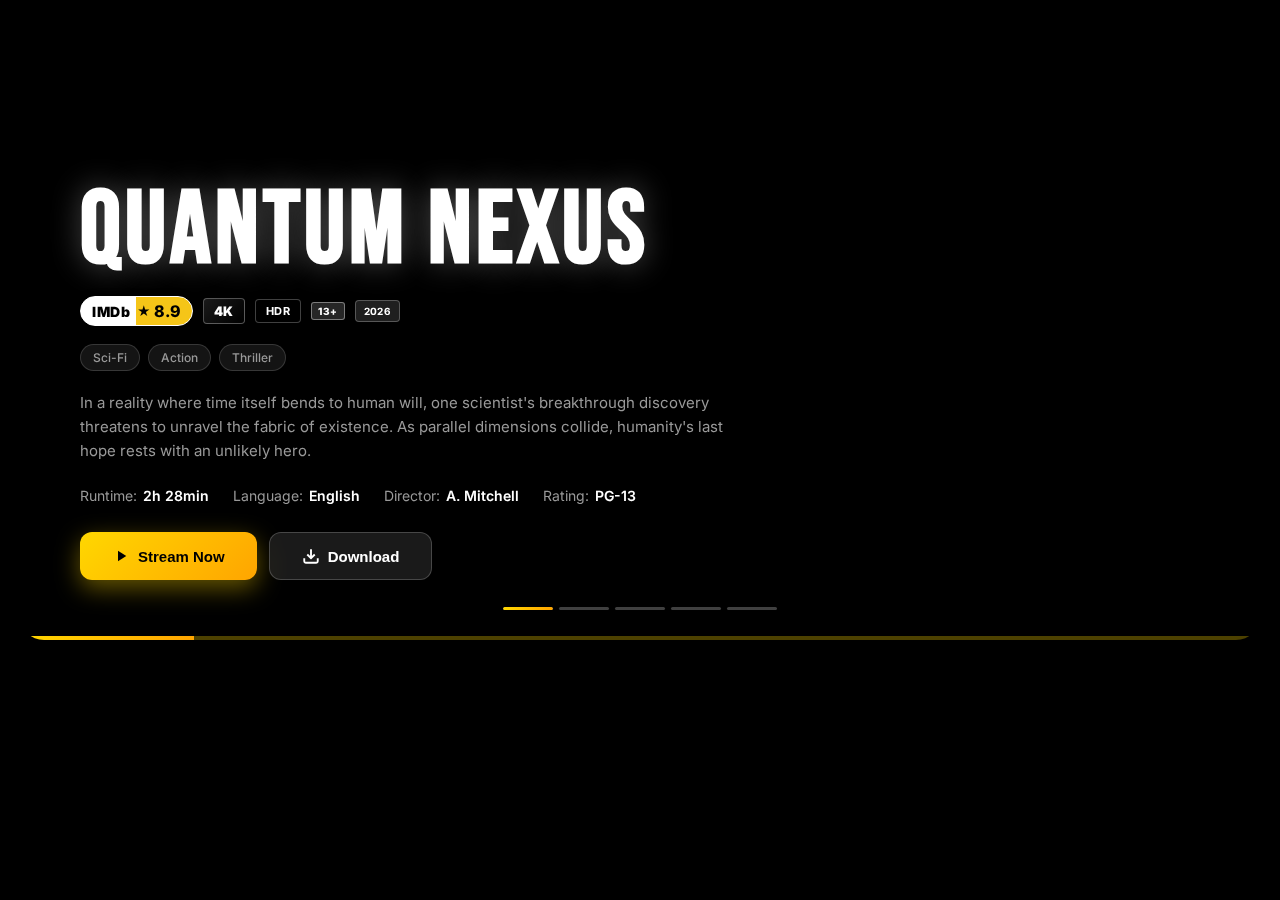
<file: banner-sliding-test1.html>
<!DOCTYPE html>
<html lang="en">
<head>
    <meta charset="UTF-8">
    <meta name="viewport" content="width=device-width, initial-scale=1.0">
    <title>Premium Movie Carousel - 2026</title>
    <link rel="preconnect" href="https://fonts.googleapis.com">
    <link rel="preconnect" href="https://fonts.gstatic.com" crossorigin>
    <link href="https://fonts.googleapis.com/css2?family=Inter:wght@400;500;600;700;800;900&family=Bebas+Neue&display=swap" rel="stylesheet">
    <style>
        * {
            margin: 0;
            padding: 0;
            box-sizing: border-box;
        }

        :root {
            --neon-gold: #FFD700;
            --neon-cyan: #00FFFF;
            --dark-bg: #000000;
            --text-white: #FFFFFF;
            --text-gray: #999999;
        }

        body {
            font-family: 'Inter', sans-serif;
            background: var(--dark-bg);
            min-height: 100vh;
            padding: 0;
            overflow-x: hidden;
        }

        .carousel-container {
            width: 100%;
            max-width: 1400px;
            margin: 0 auto;
            padding: 40px 20px;
            position: relative;
        }

        .carousel-wrapper {
            position: relative;
            overflow: hidden;
            border-radius: 24px;
            cursor: grab;
            user-select: none;
        }

        .carousel-wrapper:active {
            cursor: grabbing;
        }

        .carousel-track {
            display: flex;
            transition: transform 0.6s cubic-bezier(0.4, 0.0, 0.2, 1);
            will-change: transform;
        }

        .carousel-track.dragging {
            transition: none;
        }
        
        .carousel-track.instant {
            transition: none;
        }

        .movie-banner {
            min-width: 100%;
            position: relative;
            border-radius: 20px;
            overflow: hidden;
            box-shadow: 0 30px 60px rgba(0, 0, 0, 0.9);
        }

        .banner-bg {
            position: absolute;
            top: 0;
            left: 0;
            width: 100%;
            height: 100%;
            background-size: cover;
            background-position: center right;
            opacity: 0;
            transition: opacity 1.2s ease-in-out;
        }

        .banner-bg.active {
            opacity: 1;
        }

        .banner-bg::before {
            content: '';
            position: absolute;
            top: 0;
            left: 0;
            width: 100%;
            height: 100%;
            background: linear-gradient(to right, rgba(0, 0, 0, 0.98) 0%, rgba(0, 0, 0, 0.85) 40%, rgba(0, 0, 0, 0.3) 100%);
        }

        .banner-content {
            position: relative;
            padding: 60px;
            min-height: 600px;
            display: flex;
            flex-direction: column;
            justify-content: flex-end;
        }

        .movie-banner .movie-title {
            opacity: 0;
            transform: translateY(30px) scale(0.95);
            transition: all 0.7s cubic-bezier(0.16, 1, 0.3, 1);
        }

        .movie-banner.active .movie-title {
            opacity: 1;
            transform: translateY(0) scale(1);
            transition-delay: 0.1s;
        }

        .movie-banner .badges {
            opacity: 0;
            transform: translateY(20px);
            transition: all 0.6s cubic-bezier(0.16, 1, 0.3, 1);
        }

        .movie-banner.active .badges {
            opacity: 1;
            transform: translateY(0);
            transition-delay: 0.2s;
        }

        .movie-banner .categories {
            opacity: 0;
            transform: translateX(-20px);
            transition: all 0.6s cubic-bezier(0.16, 1, 0.3, 1);
        }

        .movie-banner.active .categories {
            opacity: 1;
            transform: translateX(0);
            transition-delay: 0.3s;
        }

        .movie-banner .description {
            opacity: 0;
            transform: translateY(20px);
            transition: all 0.7s cubic-bezier(0.16, 1, 0.3, 1);
        }

        .movie-banner.active .description {
            opacity: 1;
            transform: translateY(0);
            transition-delay: 0.4s;
        }

        .movie-banner .info-row {
            opacity: 0;
            transform: translateY(15px);
            transition: all 0.6s cubic-bezier(0.16, 1, 0.3, 1);
        }

        .movie-banner.active .info-row {
            opacity: 1;
            transform: translateY(0);
            transition-delay: 0.5s;
        }

        .movie-banner .action-btns {
            opacity: 0;
            transform: translateY(20px);
            transition: all 0.7s cubic-bezier(0.16, 1, 0.3, 1);
        }

        .movie-banner.active .action-btns {
            opacity: 1;
            transform: translateY(0);
            transition-delay: 0.6s;
        }

        .badges {
            display: flex;
            align-items: center;
            gap: 10px;
            margin-bottom: 18px;
            flex-wrap: wrap;
        }

        .imdb-badge {
            display: inline-flex;
            align-items: center;
            gap: 7px;
            background: linear-gradient(to right, #FFFFFF 50%, #F5C518 0%);
            padding: 4px 11px;
            border-radius: 21px;
            box-shadow: 0 4px 12px rgba(0, 0, 0, 0.3);
            border: 1px solid #ffffff;
            position: relative;
            overflow: hidden;
        }

        .imdb-badge::before {
            content: '';
            position: absolute;
            top: -50%;
            left: -100%;
            width: 100%;
            height: 200%;
            background: linear-gradient(
                90deg,
                transparent,
                rgba(255, 255, 255, 0.8),
                transparent
            );
            transform: skewX(-20deg);
            animation: shimmer 3s infinite;
        }

        @keyframes shimmer {
            0% {
                left: -100%;
            }
            50%, 100% {
                left: 200%;
            }
        }

        .imdb-logo {
            font-weight: 900;
            font-size: 14px;
            color: #000000;
            letter-spacing: 0.5px;
        }

        .imdb-rating {
            font-weight: 800;
            font-size: 16px;
            color: #000000;
            display: flex;
            align-items: center;
            gap: 3px;
        }

        .star {
            color: #000000;
            font-size: 13px;
        }

        .quality-badge {
            display: inline-flex;
            align-items: center;
            background: linear-gradient(135deg, rgba(0, 0, 0, 0.85), rgba(0, 0, 0, 0.65));
            backdrop-filter: blur(10px);
            border: 1.5px solid rgba(255, 255, 255, 0.25);
            padding: 4px 10px;
            border-radius: 4px;
            font-weight: 700;
            font-size: 11px;
            color: var(--text-white);
            letter-spacing: 0.5px;
            position: relative;
            overflow: hidden;
        }

        .quality-badge::before {
            content: '';
            position: absolute;
            top: 0;
            left: -100%;
            width: 100%;
            height: 100%;
            background: linear-gradient(
                90deg,
                transparent,
                rgba(255, 255, 255, 0.15),
                transparent
            );
            animation: badgeShimmer 3s infinite;
            animation-delay: 0.5s;
        }

        @keyframes badgeShimmer {
            0% {
                left: -100%;
            }
            50%, 100% {
                left: 200%;
            }
        }

        .quality-badge-4k {
            background: linear-gradient(135deg, #1a1a1a, #000000);
            border: 1.5px solid rgba(255, 255, 255, 0.3);
            box-shadow: 0 2px 8px rgba(0, 0, 0, 0.5);
        }

        .quality-text {
            font-weight: 900;
            font-size: 13px;
            letter-spacing: 0.3px;
        }

        .year-badge {
            display: inline-flex;
            background: rgba(255, 255, 255, 0.12);
            backdrop-filter: blur(10px);
            border: 1px solid rgba(255, 255, 255, 0.25);
            padding: 4px 8px;
            border-radius: 4px;
            font-weight: 700;
            font-size: 10px;
            color: var(--text-white);
            letter-spacing: 0.3px;
        }

        .maturity-badge {
            display: inline-flex;
            align-items: center;
            background: rgba(255, 255, 255, 0.15);
            border: 1.5px solid rgba(255, 255, 255, 0.4);
            padding: 2px 6px;
            border-radius: 3px;
            font-weight: 800;
            font-size: 10px;
            color: var(--text-white);
            letter-spacing: 0.5px;
        }

        .movie-title {
            font-family: 'Bebas Neue', sans-serif;
            font-size: clamp(48px, 8vw, 110px);
            line-height: 0.95;
            color: var(--text-white);
            margin-bottom: 16px;
            text-transform: uppercase;
            letter-spacing: 4px;
            text-shadow: 
                0 0 30px rgba(255, 255, 255, 0.3),
                2px 2px 8px rgba(0, 0, 0, 0.8);
        }

        .categories {
            display: flex;
            gap: 8px;
            margin-bottom: 20px;
            flex-wrap: wrap;
        }

        .category {
            background: rgba(255, 255, 255, 0.08);
            backdrop-filter: blur(8px);
            border: 1px solid rgba(255, 255, 255, 0.15);
            padding: 5px 12px;
            border-radius: 16px;
            font-size: 12px;
            font-weight: 500;
            color: var(--text-gray);
        }

        .description {
            font-size: 15px;
            line-height: 1.6;
            color: var(--text-gray);
            max-width: 650px;
            margin-bottom: 24px;
            font-weight: 400;
        }

        .info-row {
            display: flex;
            gap: 24px;
            margin-bottom: 28px;
            flex-wrap: wrap;
            font-size: 14px;
        }

        .info-item {
            display: flex;
            gap: 6px;
            color: var(--text-gray);
        }

        .info-label {
            color: var(--text-gray);
        }

        .info-value {
            color: var(--text-white);
            font-weight: 600;
        }

        .action-btns {
            display: flex;
            gap: 12px;
            flex-wrap: wrap;
        }

        .btn {
            padding: 14px 32px;
            border: none;
            border-radius: 12px;
            font-weight: 700;
            font-size: 15px;
            cursor: pointer;
            transition: all 0.3s ease;
            display: flex;
            align-items: center;
            gap: 8px;
        }

        .btn-stream {
            background: linear-gradient(135deg, #FFD700 0%, #FFA500 100%);
            color: #000000;
            box-shadow: 0 8px 24px rgba(255, 215, 0, 0.4);
        }

        .btn-stream:hover {
            transform: translateY(-2px);
            box-shadow: 0 12px 32px rgba(255, 215, 0, 0.6);
        }

        .btn-download {
            background: rgba(255, 255, 255, 0.1);
            backdrop-filter: blur(10px);
            color: var(--text-white);
            border: 1px solid rgba(255, 255, 255, 0.2);
        }

        .btn-download:hover {
            background: rgba(255, 255, 255, 0.15);
            transform: translateY(-2px);
        }

        .btn-icon {
            width: 18px;
            height: 18px;
        }

        /* Navigation Controls */
        .carousel-nav {
            position: absolute;
            top: 50%;
            transform: translateY(-50%);
            z-index: 10;
            background: rgba(255, 255, 255, 0.1);
            backdrop-filter: blur(10px);
            border: 1px solid rgba(255, 255, 255, 0.2);
            width: 56px;
            height: 56px;
            border-radius: 50%;
            display: flex;
            align-items: center;
            justify-content: center;
            cursor: pointer;
            transition: all 0.3s ease;
            opacity: 0;
            pointer-events: none;
        }

        .carousel-wrapper:hover .carousel-nav {
            opacity: 1;
            pointer-events: all;
        }

        .carousel-nav:hover {
            background: rgba(255, 255, 255, 0.2);
            transform: translateY(-50%) scale(1.1);
        }

        .carousel-nav.prev {
            left: 30px;
        }

        .carousel-nav.next {
            right: 30px;
        }

        .carousel-nav svg {
            width: 24px;
            height: 24px;
            fill: white;
        }

        /* Indicators */
        .carousel-indicators {
            position: absolute;
            bottom: 30px;
            left: 50%;
            transform: translateX(-50%);
            display: flex;
            gap: 6px;
            z-index: 10;
        }

        .indicator {
            height: 3px;
            width: 50px;
            border-radius: 2px;
            background: rgba(255, 255, 255, 0.25);
            cursor: pointer;
            transition: all 0.4s cubic-bezier(0.4, 0, 0.2, 1);
            position: relative;
            overflow: hidden;
        }

        .indicator::before {
            content: '';
            position: absolute;
            top: 0;
            left: 0;
            height: 100%;
            width: 0%;
            background: linear-gradient(90deg, #FFD700, #FFA500);
            transition: width 0.4s cubic-bezier(0.4, 0, 0.2, 1);
            border-radius: 2px;
        }

        .indicator.active {
            background: rgba(255, 255, 255, 0.35);
        }

        .indicator.active::before {
            width: 100%;
            box-shadow: 0 0 12px rgba(255, 215, 0, 0.6);
        }

        .indicator:hover {
            background: rgba(255, 255, 255, 0.4);
            transform: scaleY(1.4);
        }

        .indicator.active:hover {
            transform: scaleY(1.2);
        }

        /* Progress Bar */
        .progress-bar {
            position: absolute;
            bottom: 0;
            left: 0;
            height: 4px;
            background: rgba(255, 215, 0, 0.3);
            width: 100%;
            z-index: 11;
        }

        .progress-fill {
            height: 100%;
            background: linear-gradient(90deg, #FFD700, #FFA500);
            width: 0%;
            transition: width 0.1s linear;
        }

        /* Mobile Responsive */
        @media (max-width: 768px) {
            .carousel-container {
                padding: 20px 12px;
            }

            .banner-content {
                padding: 30px 24px;
                min-height: 500px;
            }

            .movie-title {
                font-size: clamp(36px, 10vw, 56px);
                letter-spacing: 2px;
            }

            .carousel-nav {
                width: 44px;
                height: 44px;
                opacity: 0.7;
            }

            .carousel-nav.prev {
                left: 15px;
            }

            .carousel-nav.next {
                right: 15px;
            }

            .badges {
                gap: 6px;
                margin-bottom: 14px;
            }

            .imdb-badge, .quality-badge, .year-badge, .maturity-badge {
                padding: 3px 8px;
                font-size: 9px;
            }

            .imdb-logo {
                font-size: 11px;
            }

            .imdb-rating {
                font-size: 12px;
            }

            .quality-text {
                font-size: 11px;
            }

            .carousel-indicators {
                bottom: 20px;
                gap: 5px;
            }

            .indicator {
                width: 40px;
                height: 2.5px;
            }

            .action-btns {
                flex-direction: column;
            }

            .btn {
                width: 100%;
                justify-content: center;
            }
        }

        @media (max-width: 480px) {
            .banner-content {
                padding: 24px 18px;
                min-height: 450px;
            }

            .movie-title {
                font-size: clamp(32px, 11vw, 48px);
            }
        }

        @media (prefers-reduced-motion: reduce) {
            * {
                animation: none !important;
                transition: none !important;
            }
        }
    </style>
</head>
<body>
    <div class="carousel-container">
        <div class="carousel-wrapper" id="carouselWrapper">
            <div class="carousel-track" id="carouselTrack">
                <!-- Movie 1: Quantum Nexus -->
                <div class="movie-banner active" data-index="0">
                    <div class="banner-bg active" style="background-image: url('https://images.unsplash.com/photo-1485846234645-a62644f84728?w=1600&q=90');"></div>
                    <div class="banner-content">
                        <h1 class="movie-title">QUANTUM NEXUS</h1>

                        <div class="badges">
                            <div class="imdb-badge">
                                <span class="imdb-logo">IMDb</span>
                                <span class="imdb-rating">
                                    <span class="star">★</span>
                                    8.9
                                </span>
                            </div>
                            <div class="quality-badge quality-badge-4k">
                                <span class="quality-text">4K</span>
                            </div>
                            <div class="quality-badge">HDR</div>
                            <div class="maturity-badge">13+</div>
                            <div class="year-badge">2026</div>
                        </div>

                        <div class="categories">
                            <span class="category">Sci-Fi</span>
                            <span class="category">Action</span>
                            <span class="category">Thriller</span>
                        </div>

                        <p class="description">
                            In a reality where time itself bends to human will, one scientist's breakthrough discovery threatens to unravel the fabric of existence. As parallel dimensions collide, humanity's last hope rests with an unlikely hero.
                        </p>

                        <div class="info-row">
                            <div class="info-item">
                                <span class="info-label">Runtime:</span>
                                <span class="info-value">2h 28min</span>
                            </div>
                            <div class="info-item">
                                <span class="info-label">Language:</span>
                                <span class="info-value">English</span>
                            </div>
                            <div class="info-item">
                                <span class="info-label">Director:</span>
                                <span class="info-value">A. Mitchell</span>
                            </div>
                            <div class="info-item">
                                <span class="info-label">Rating:</span>
                                <span class="info-value">PG-13</span>
                            </div>
                        </div>

                        <div class="action-btns">
                            <button class="btn btn-stream">
                                <svg class="btn-icon" viewBox="0 0 24 24" fill="currentColor">
                                    <path d="M8 5v14l11-7z"/>
                                </svg>
                                Stream Now
                            </button>
                            <button class="btn btn-download">
                                <svg class="btn-icon" viewBox="0 0 24 24" fill="none" stroke="currentColor" stroke-width="2.5">
                                    <path d="M21 15v4a2 2 0 0 1-2 2H5a2 2 0 0 1-2-2v-4"/>
                                    <polyline points="7 10 12 15 17 10"/>
                                    <line x1="12" y1="15" x2="12" y2="3"/>
                                </svg>
                                Download
                            </button>
                        </div>
                    </div>
                </div>

                <!-- Movie 2: Avatar -->
                <div class="movie-banner" data-index="1">
                    <div class="banner-bg" style="background-image: url('https://images.unsplash.com/photo-1419242902214-272b3f66ee7a?w=1600&q=90');"></div>
                    <div class="banner-content">
                        <h1 class="movie-title">AVATAR</h1>

                        <div class="badges">
                            <div class="imdb-badge">
                                <span class="imdb-logo">IMDb</span>
                                <span class="imdb-rating">
                                    <span class="star">★</span>
                                    7.9
                                </span>
                            </div>
                            <div class="quality-badge quality-badge-4k">
                                <span class="quality-text">4K</span>
                            </div>
                            <div class="quality-badge">HDR</div>
                            <div class="quality-badge">DOLBY</div>
                            <div class="maturity-badge">13+</div>
                            <div class="year-badge">2009</div>
                        </div>

                        <div class="categories">
                            <span class="category">Sci-Fi</span>
                            <span class="category">Adventure</span>
                            <span class="category">Fantasy</span>
                        </div>

                        <p class="description">
                            A paraplegic Marine dispatched to the moon Pandora on a unique mission becomes torn between following his orders and protecting the world he feels is his home.
                        </p>

                        <div class="info-row">
                            <div class="info-item">
                                <span class="info-label">Runtime:</span>
                                <span class="info-value">2h 42min</span>
                            </div>
                            <div class="info-item">
                                <span class="info-label">Language:</span>
                                <span class="info-value">English</span>
                            </div>
                            <div class="info-item">
                                <span class="info-label">Director:</span>
                                <span class="info-value">James Cameron</span>
                            </div>
                            <div class="info-item">
                                <span class="info-label">Rating:</span>
                                <span class="info-value">PG-13</span>
                            </div>
                        </div>

                        <div class="action-btns">
                            <button class="btn btn-stream">
                                <svg class="btn-icon" viewBox="0 0 24 24" fill="currentColor">
                                    <path d="M8 5v14l11-7z"/>
                                </svg>
                                Stream Now
                            </button>
                            <button class="btn btn-download">
                                <svg class="btn-icon" viewBox="0 0 24 24" fill="none" stroke="currentColor" stroke-width="2.5">
                                    <path d="M21 15v4a2 2 0 0 1-2 2H5a2 2 0 0 1-2-2v-4"/>
                                    <polyline points="7 10 12 15 17 10"/>
                                    <line x1="12" y1="15" x2="12" y2="3"/>
                                </svg>
                                Download
                            </button>
                        </div>
                    </div>
                </div>

                <!-- Movie 3: Wednesday -->
                <div class="movie-banner" data-index="2">
                    <div class="banner-bg" style="background-image: url('https://images.unsplash.com/photo-1509023464722-18d996393ca8?w=1600&q=90');"></div>
                    <div class="banner-content">
                        <h1 class="movie-title">WEDNESDAY</h1>

                        <div class="badges">
                            <div class="imdb-badge">
                                <span class="imdb-logo">IMDb</span>
                                <span class="imdb-rating">
                                    <span class="star">★</span>
                                    8.1
                                </span>
                            </div>
                            <div class="quality-badge quality-badge-4k">
                                <span class="quality-text">4K</span>
                            </div>
                            <div class="quality-badge">HDR</div>
                            <div class="maturity-badge">14+</div>
                            <div class="year-badge">2022</div>
                        </div>

                        <div class="categories">
                            <span class="category">Comedy</span>
                            <span class="category">Mystery</span>
                            <span class="category">Horror</span>
                        </div>

                        <p class="description">
                            Follows Wednesday Addams' years as a student at Nevermore Academy, where she attempts to master her emerging psychic ability, thwart a killing spree, and solve the mystery that embroiled her parents.
                        </p>

                        <div class="info-row">
                            <div class="info-item">
                                <span class="info-label">Runtime:</span>
                                <span class="info-value">45min/ep</span>
                            </div>
                            <div class="info-item">
                                <span class="info-label">Language:</span>
                                <span class="info-value">English</span>
                            </div>
                            <div class="info-item">
                                <span class="info-label">Director:</span>
                                <span class="info-value">Tim Burton</span>
                            </div>
                            <div class="info-item">
                                <span class="info-label">Rating:</span>
                                <span class="info-value">TV-14</span>
                            </div>
                        </div>

                        <div class="action-btns">
                            <button class="btn btn-stream">
                                <svg class="btn-icon" viewBox="0 0 24 24" fill="currentColor">
                                    <path d="M8 5v14l11-7z"/>
                                </svg>
                                Stream Now
                            </button>
                            <button class="btn btn-download">
                                <svg class="btn-icon" viewBox="0 0 24 24" fill="none" stroke="currentColor" stroke-width="2.5">
                                    <path d="M21 15v4a2 2 0 0 1-2 2H5a2 2 0 0 1-2-2v-4"/>
                                    <polyline points="7 10 12 15 17 10"/>
                                    <line x1="12" y1="15" x2="12" y2="3"/>
                                </svg>
                                Download
                            </button>
                        </div>
                    </div>
                </div>

                <!-- Movie 4: Ice Age -->
                <div class="movie-banner" data-index="3">
                    <div class="banner-bg" style="background-image: url('https://images.unsplash.com/photo-1483921020237-2ff51e8e4b22?w=1600&q=90');"></div>
                    <div class="banner-content">
                        <h1 class="movie-title">ICE AGE</h1>

                        <div class="badges">
                            <div class="imdb-badge">
                                <span class="imdb-logo">IMDb</span>
                                <span class="imdb-rating">
                                    <span class="star">★</span>
                                    7.5
                                </span>
                            </div>
                            <div class="quality-badge quality-badge-4k">
                                <span class="quality-text">4K</span>
                            </div>
                            <div class="quality-badge">HDR</div>
                            <div class="maturity-badge">7+</div>
                            <div class="year-badge">2002</div>
                        </div>

                        <div class="categories">
                            <span class="category">Animation</span>
                            <span class="category">Adventure</span>
                            <span class="category">Comedy</span>
                        </div>

                        <p class="description">
                            The story revolves around sub-zero heroes: a woolly mammoth, a saber-toothed tiger, a sloth and a prehistoric combination of a squirrel and rat, known as Scrat.
                        </p>

                        <div class="info-row">
                            <div class="info-item">
                                <span class="info-label">Runtime:</span>
                                <span class="info-value">1h 21min</span>
                            </div>
                            <div class="info-item">
                                <span class="info-label">Language:</span>
                                <span class="info-value">English</span>
                            </div>
                            <div class="info-item">
                                <span class="info-label">Director:</span>
                                <span class="info-value">Chris Wedge</span>
                            </div>
                            <div class="info-item">
                                <span class="info-label">Rating:</span>
                                <span class="info-value">PG</span>
                            </div>
                        </div>

                        <div class="action-btns">
                            <button class="btn btn-stream">
                                <svg class="btn-icon" viewBox="0 0 24 24" fill="currentColor">
                                    <path d="M8 5v14l11-7z"/>
                                </svg>
                                Stream Now
                            </button>
                            <button class="btn btn-download">
                                <svg class="btn-icon" viewBox="0 0 24 24" fill="none" stroke="currentColor" stroke-width="2.5">
                                    <path d="M21 15v4a2 2 0 0 1-2 2H5a2 2 0 0 1-2-2v-4"/>
                                    <polyline points="7 10 12 15 17 10"/>
                                    <line x1="12" y1="15" x2="12" y2="3"/>
                                </svg>
                                Download
                            </button>
                        </div>
                    </div>
                </div>

                <!-- Movie 5: Leo -->
                <div class="movie-banner" data-index="4">
                    <div class="banner-bg" style="background-image: url('https://images.unsplash.com/photo-1536440136628-849c177e76a1?w=1600&q=90');"></div>
                    <div class="banner-content">
                        <h1 class="movie-title">LEO</h1>

                        <div class="badges">
                            <div class="imdb-badge">
                                <span class="imdb-logo">IMDb</span>
                                <span class="imdb-rating">
                                    <span class="star">★</span>
                                    7.0
                                </span>
                            </div>
                            <div class="quality-badge quality-badge-4k">
                                <span class="quality-text">4K</span>
                            </div>
                            <div class="quality-badge">HDR</div>
                            <div class="maturity-badge">7+</div>
                            <div class="year-badge">2023</div>
                        </div>

                        <div class="categories">
                            <span class="category">Animation</span>
                            <span class="category">Comedy</span>
                            <span class="category">Family</span>
                        </div>

                        <p class="description">
                            A 74-year-old lizard named Leo and his turtle friend decide to escape from the terrarium of a Florida school classroom where they have been living for decades.
                        </p>

                        <div class="info-row">
                            <div class="info-item">
                                <span class="info-label">Runtime:</span>
                                <span class="info-value">1h 42min</span>
                            </div>
                            <div class="info-item">
                                <span class="info-label">Language:</span>
                                <span class="info-value">English</span>
                            </div>
                            <div class="info-item">
                                <span class="info-label">Director:</span>
                                <span class="info-value">Robert Marianetti</span>
                            </div>
                            <div class="info-item">
                                <span class="info-label">Rating:</span>
                                <span class="info-value">PG</span>
                            </div>
                        </div>

                        <div class="action-btns">
                            <button class="btn btn-stream">
                                <svg class="btn-icon" viewBox="0 0 24 24" fill="currentColor">
                                    <path d="M8 5v14l11-7z"/>
                                </svg>
                                Stream Now
                            </button>
                            <button class="btn btn-download">
                                <svg class="btn-icon" viewBox="0 0 24 24" fill="none" stroke="currentColor" stroke-width="2.5">
                                    <path d="M21 15v4a2 2 0 0 1-2 2H5a2 2 0 0 1-2-2v-4"/>
                                    <polyline points="7 10 12 15 17 10"/>
                                    <line x1="12" y1="15" x2="12" y2="3"/>
                                </svg>
                                Download
                            </button>
                        </div>
                    </div>
                </div>
            </div>

            <!-- Navigation Arrows -->
            <div class="carousel-nav prev" id="prevBtn" style="display: none;">
                <svg viewBox="0 0 24 24">
                    <path d="M15 18l-6-6 6-6"/>
                </svg>
            </div>
            <div class="carousel-nav next" id="nextBtn">
                <svg viewBox="0 0 24 24">
                    <path d="M9 18l6-6-6-6"/>
                </svg>
            </div>

            <!-- Indicators -->
            <div class="carousel-indicators" id="indicators"></div>

            <!-- Progress Bar -->
            <div class="progress-bar">
                <div class="progress-fill" id="progressFill"></div>
            </div>
        </div>
    </div>

    <script>
        class MovieCarousel {
            constructor() {
                this.track = document.getElementById('carouselTrack');
                this.wrapper = document.getElementById('carouselWrapper');
                this.banners = document.querySelectorAll('.movie-banner');
                this.prevBtn = document.getElementById('prevBtn');
                this.nextBtn = document.getElementById('nextBtn');
                this.indicatorsContainer = document.getElementById('indicators');
                this.progressFill = document.getElementById('progressFill');
                
                this.currentIndex = 0;
                this.totalSlides = this.banners.length;
                this.isDragging = false;
                this.startPos = 0;
                this.currentTranslate = 0;
                this.prevTranslate = 0;
                this.animationID = 0;
                this.autoPlayInterval = null;
                this.autoPlayDuration = 5000; // 5 seconds per slide
                this.progressInterval = null;
                
                this.init();
            }

            init() {
                this.createIndicators();
                this.addEventListeners();
                this.startAutoPlay();
                this.updateCarousel();
            }

            createIndicators() {
                for (let i = 0; i < this.totalSlides; i++) {
                    const indicator = document.createElement('div');
                    indicator.classList.add('indicator');
                    if (i === 0) indicator.classList.add('active');
                    indicator.addEventListener('click', () => this.goToSlide(i));
                    this.indicatorsContainer.appendChild(indicator);
                }
            }

            addEventListeners() {
                // Button clicks - only next button works, prev is hidden
                this.nextBtn.addEventListener('click', () => this.nextSlide());

                // Touch events
                this.wrapper.addEventListener('touchstart', this.touchStart.bind(this));
                this.wrapper.addEventListener('touchend', this.touchEnd.bind(this));
                this.wrapper.addEventListener('touchmove', this.touchMove.bind(this));

                // Mouse events
                this.wrapper.addEventListener('mousedown', this.touchStart.bind(this));
                this.wrapper.addEventListener('mouseup', this.touchEnd.bind(this));
                this.wrapper.addEventListener('mouseleave', this.touchEnd.bind(this));
                this.wrapper.addEventListener('mousemove', this.touchMove.bind(this));

                // Keyboard navigation - only right arrow works
                document.addEventListener('keydown', (e) => {
                    if (e.key === 'ArrowRight') this.nextSlide();
                });

                // Pause autoplay on hover
                this.wrapper.addEventListener('mouseenter', () => this.pauseAutoPlay());
                this.wrapper.addEventListener('mouseleave', () => this.startAutoPlay());
            }

            touchStart(event) {
                this.isDragging = true;
                this.startPos = this.getPositionX(event);
                this.animationID = requestAnimationFrame(this.animation.bind(this));
                this.track.classList.add('dragging');
                this.pauseAutoPlay();
            }

            touchMove(event) {
                if (this.isDragging) {
                    const currentPosition = this.getPositionX(event);
                    this.currentTranslate = this.prevTranslate + currentPosition - this.startPos;
                }
            }

            touchEnd() {
                this.isDragging = false;
                cancelAnimationFrame(this.animationID);
                this.track.classList.remove('dragging');

                const movedBy = this.currentTranslate - this.prevTranslate;

                // Only allow swiping to next (left swipe shows next slide)
                if (movedBy < -100) {
                    this.nextSlide();
                } else {
                    // Snap back to current position
                    this.updateCarousel();
                }

                this.startAutoPlay();
            }

            getPositionX(event) {
                return event.type.includes('mouse') ? event.pageX : event.touches[0].clientX;
            }

            animation() {
                this.setSliderPosition();
                if (this.isDragging) requestAnimationFrame(this.animation.bind(this));
            }

            setSliderPosition() {
                this.track.style.transform = `translateX(${this.currentTranslate}px)`;
            }

            nextSlide() {
                const previousIndex = this.currentIndex;
                this.currentIndex = (this.currentIndex + 1) % this.totalSlides;
                
                // If we're looping back to start, do it instantly
                if (this.currentIndex === 0 && previousIndex === this.totalSlides - 1) {
                    this.track.classList.add('instant');
                    setTimeout(() => {
                        this.track.classList.remove('instant');
                    }, 50);
                }
                
                this.updateCarousel();
                this.resetAutoPlay();
            }

            goToSlide(index) {
                // Allow clicking any indicator to go to that slide
                const previousIndex = this.currentIndex;
                this.currentIndex = index;
                
                // Add smooth transition
                this.track.classList.remove('instant');
                
                this.updateCarousel();
                this.resetAutoPlay();
            }

            updateCarousel() {
                this.currentTranslate = this.currentIndex * -this.wrapper.offsetWidth;
                this.prevTranslate = this.currentTranslate;
                this.setSliderPosition();

                // Update active states with staggered animations
                this.banners.forEach((banner, index) => {
                    const bg = banner.querySelector('.banner-bg');
                    if (index === this.currentIndex) {
                        banner.classList.add('active');
                        setTimeout(() => bg.classList.add('active'), 50);
                    } else {
                        banner.classList.remove('active');
                        bg.classList.remove('active');
                    }
                });

                // Update indicators
                document.querySelectorAll('.indicator').forEach((indicator, index) => {
                    indicator.classList.toggle('active', index === this.currentIndex);
                });
            }

            startAutoPlay() {
                this.stopAutoPlay();
                this.startProgressBar();
                this.autoPlayInterval = setInterval(() => {
                    this.nextSlide();
                }, this.autoPlayDuration);
            }

            pauseAutoPlay() {
                this.stopAutoPlay();
                this.stopProgressBar();
            }

            resetAutoPlay() {
                this.stopAutoPlay();
                this.startAutoPlay();
            }

            stopAutoPlay() {
                if (this.autoPlayInterval) {
                    clearInterval(this.autoPlayInterval);
                    this.autoPlayInterval = null;
                }
            }

            startProgressBar() {
                this.stopProgressBar();
                let progress = 0;
                const increment = 100 / (this.autoPlayDuration / 50); // Update every 50ms

                this.progressInterval = setInterval(() => {
                    progress += increment;
                    if (progress >= 100) {
                        progress = 100;
                        this.stopProgressBar();
                    }
                    this.progressFill.style.width = `${progress}%`;
                }, 50);
            }

            stopProgressBar() {
                if (this.progressInterval) {
                    clearInterval(this.progressInterval);
                    this.progressInterval = null;
                }
                this.progressFill.style.width = '0%';
            }
        }

        // Initialize carousel when DOM is loaded
        document.addEventListener('DOMContentLoaded', () => {
            new MovieCarousel();
        });
    </script>
</body>
</html>
</file>
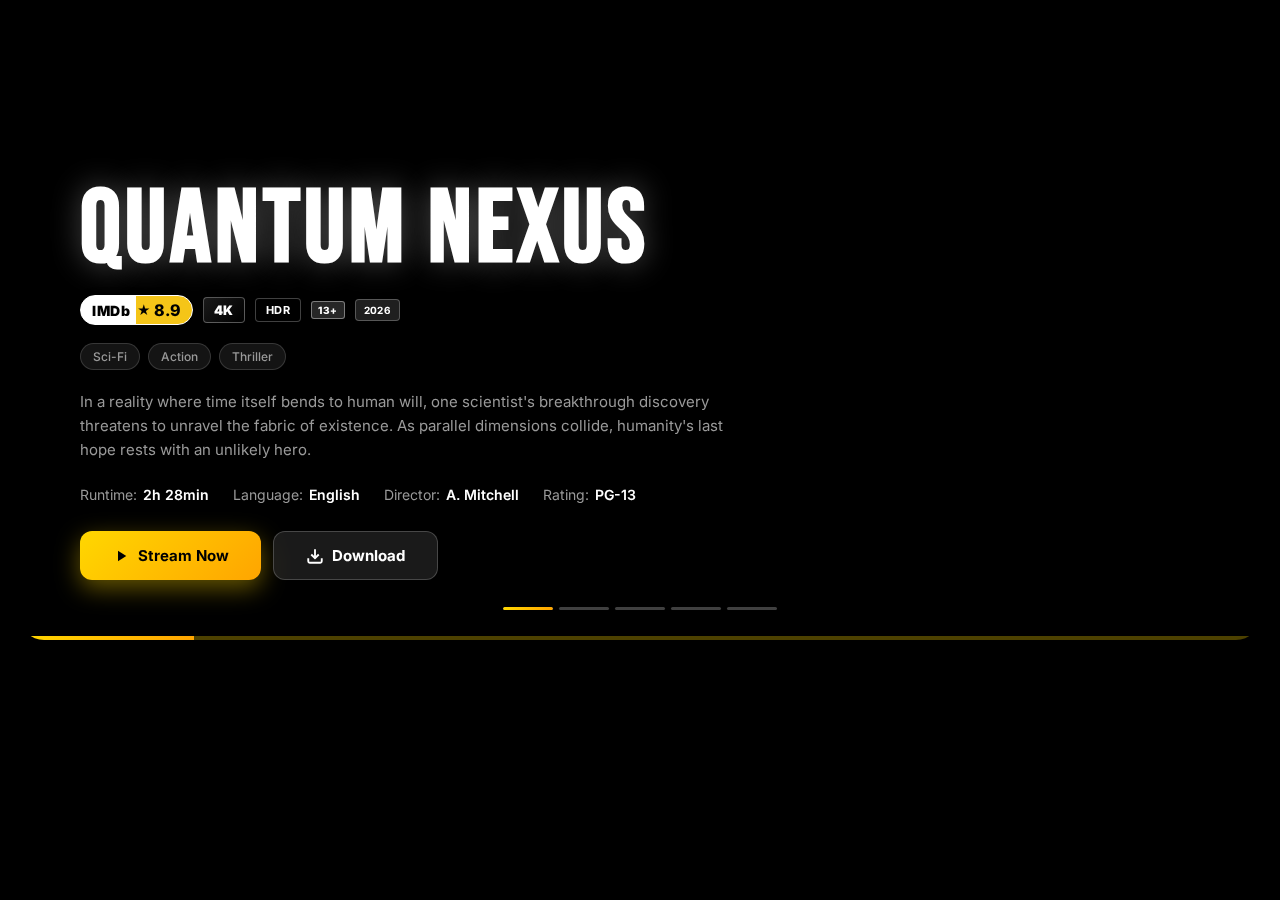
<file: banner-sliding-test2.html>
<!DOCTYPE html>
<html lang="en">
<head>
    <meta charset="UTF-8">
    <meta name="viewport" content="width=device-width, initial-scale=1.0">
    <title>Premium Movie Carousel - 2026</title>
    <link rel="preconnect" href="https://fonts.googleapis.com">
    <link rel="preconnect" href="https://fonts.gstatic.com" crossorigin>
    <link href="https://fonts.googleapis.com/css2?family=Inter:wght@400;500;600;700;800;900&family=Bebas+Neue&display=swap" rel="stylesheet">
    <style>
        * {
            margin: 0;
            padding: 0;
            box-sizing: border-box;
        }

        :root {
            --neon-gold: #FFD700;
            --neon-cyan: #00FFFF;
            --dark-bg: #000000;
            --text-white: #FFFFFF;
            --text-gray: #999999;
        }

        body {
            font-family: 'Inter', sans-serif;
            background: var(--dark-bg);
            min-height: 100vh;
            padding: 0;
            overflow-x: hidden;
        }

        .carousel-container {
            width: 100%;
            max-width: 1400px;
            margin: 0 auto;
            padding: 40px 20px;
            position: relative;
        }

        .carousel-wrapper {
            position: relative;
            overflow: hidden;
            border-radius: 24px;
            cursor: grab;
            user-select: none;
        }

        .carousel-wrapper:active {
            cursor: grabbing;
        }

        .carousel-track {
            display: flex;
            transition: transform 0.6s cubic-bezier(0.4, 0.0, 0.2, 1);
            will-change: transform;
        }

        .carousel-track.dragging {
            transition: none;
        }
        
        .carousel-track.instant {
            transition: none;
        }

        .movie-banner {
            min-width: 100%;
            position: relative;
            border-radius: 20px;
            overflow: hidden;
            box-shadow: 0 30px 60px rgba(0, 0, 0, 0.9);
        }

        .banner-bg {
            position: absolute;
            top: 0;
            left: 0;
            width: 100%;
            height: 100%;
            background-size: cover;
            background-position: center right;
            opacity: 0;
            transition: opacity 1.2s ease-in-out;
        }

        .banner-bg.active {
            opacity: 1;
        }

        .banner-bg::before {
            content: '';
            position: absolute;
            top: 0;
            left: 0;
            width: 100%;
            height: 100%;
            background: linear-gradient(to right, rgba(0, 0, 0, 0.98) 0%, rgba(0, 0, 0, 0.85) 40%, rgba(0, 0, 0, 0.3) 100%);
        }

        .banner-content {
            position: relative;
            padding: 60px;
            min-height: 600px;
            display: flex;
            flex-direction: column;
            justify-content: flex-end;
        }

        .movie-banner .movie-title {
            opacity: 0;
            transform: translateY(30px) scale(0.95);
            transition: all 0.7s cubic-bezier(0.16, 1, 0.3, 1);
        }

        .movie-banner.active .movie-title {
            opacity: 1;
            transform: translateY(0) scale(1);
            transition-delay: 0.1s;
        }

        .movie-banner .badges {
            opacity: 0;
            transform: translateY(20px);
            transition: all 0.6s cubic-bezier(0.16, 1, 0.3, 1);
        }

        .movie-banner.active .badges {
            opacity: 1;
            transform: translateY(0);
            transition-delay: 0.2s;
        }

        .movie-banner .categories {
            opacity: 0;
            transform: translateX(-20px);
            transition: all 0.6s cubic-bezier(0.16, 1, 0.3, 1);
        }

        .movie-banner.active .categories {
            opacity: 1;
            transform: translateX(0);
            transition-delay: 0.3s;
        }

        .movie-banner .description {
            opacity: 0;
            transform: translateY(20px);
            transition: all 0.7s cubic-bezier(0.16, 1, 0.3, 1);
        }

        .movie-banner.active .description {
            opacity: 1;
            transform: translateY(0);
            transition-delay: 0.4s;
        }

        .movie-banner .info-row {
            opacity: 0;
            transform: translateY(15px);
            transition: all 0.6s cubic-bezier(0.16, 1, 0.3, 1);
        }

        .movie-banner.active .info-row {
            opacity: 1;
            transform: translateY(0);
            transition-delay: 0.5s;
        }

        .movie-banner .action-btns {
            opacity: 0;
            transform: translateY(20px);
            transition: all 0.7s cubic-bezier(0.16, 1, 0.3, 1);
        }

        .movie-banner.active .action-btns {
            opacity: 1;
            transform: translateY(0);
            transition-delay: 0.6s;
        }

        .badges {
            display: flex;
            align-items: center;
            gap: 10px;
            margin-bottom: 18px;
            flex-wrap: wrap;
        }

        .imdb-badge {
            display: inline-flex;
            align-items: center;
            gap: 7px;
            background: linear-gradient(to right, #FFFFFF 50%, #F5C518 0%);
            padding: 4px 11px;
            border-radius: 21px;
            box-shadow: 0 4px 12px rgba(0, 0, 0, 0.3);
            border: 1px solid #ffffff;
            position: relative;
            overflow: hidden;
        }

        .imdb-badge::before {
            content: '';
            position: absolute;
            top: -50%;
            left: -100%;
            width: 100%;
            height: 200%;
            background: linear-gradient(
                90deg,
                transparent,
                rgba(255, 255, 255, 0.8),
                transparent
            );
            transform: skewX(-20deg);
            animation: shimmer 3s infinite;
        }

        @keyframes shimmer {
            0% {
                left: -100%;
            }
            50%, 100% {
                left: 200%;
            }
        }

        .imdb-logo {
            font-weight: 900;
            font-size: 14px;
            color: #000000;
            letter-spacing: 0.5px;
        }

        .imdb-rating {
            font-weight: 800;
            font-size: 16px;
            color: #000000;
            display: flex;
            align-items: center;
            gap: 3px;
        }

        .star {
            color: #000000;
            font-size: 13px;
        }

        .quality-badge {
            display: inline-flex;
            align-items: center;
            background: linear-gradient(135deg, rgba(0, 0, 0, 0.85), rgba(0, 0, 0, 0.65));
            backdrop-filter: blur(10px);
            border: 1.5px solid rgba(255, 255, 255, 0.25);
            padding: 4px 10px;
            border-radius: 4px;
            font-weight: 700;
            font-size: 11px;
            color: var(--text-white);
            letter-spacing: 0.5px;
            position: relative;
            overflow: hidden;
        }

        .quality-badge::before {
            content: '';
            position: absolute;
            top: 0;
            left: -100%;
            width: 100%;
            height: 100%;
            background: linear-gradient(
                90deg,
                transparent,
                rgba(255, 255, 255, 0.15),
                transparent
            );
            animation: badgeShimmer 3s infinite;
            animation-delay: 0.5s;
        }

        @keyframes badgeShimmer {
            0% {
                left: -100%;
            }
            50%, 100% {
                left: 200%;
            }
        }

        .quality-badge-4k {
            background: linear-gradient(135deg, #1a1a1a, #000000);
            border: 1.5px solid rgba(255, 255, 255, 0.3);
            box-shadow: 0 2px 8px rgba(0, 0, 0, 0.5);
        }

        .quality-text {
            font-weight: 900;
            font-size: 13px;
            letter-spacing: 0.3px;
        }

        .year-badge {
            display: inline-flex;
            background: rgba(255, 255, 255, 0.12);
            backdrop-filter: blur(10px);
            border: 1px solid rgba(255, 255, 255, 0.25);
            padding: 4px 8px;
            border-radius: 4px;
            font-weight: 700;
            font-size: 10px;
            color: var(--text-white);
            letter-spacing: 0.3px;
        }

        .maturity-badge {
            display: inline-flex;
            align-items: center;
            background: rgba(255, 255, 255, 0.15);
            border: 1.5px solid rgba(255, 255, 255, 0.4);
            padding: 2px 6px;
            border-radius: 3px;
            font-weight: 800;
            font-size: 10px;
            color: var(--text-white);
            letter-spacing: 0.5px;
        }

        .movie-title {
            font-family: 'Bebas Neue', sans-serif;
            font-size: clamp(48px, 8vw, 110px);
            line-height: 0.95;
            color: var(--text-white);
            margin-bottom: 16px;
            text-transform: uppercase;
            letter-spacing: 4px;
            text-shadow: 
                0 0 30px rgba(255, 255, 255, 0.3),
                2px 2px 8px rgba(0, 0, 0, 0.8);
        }

        .categories {
            display: flex;
            gap: 8px;
            margin-bottom: 20px;
            flex-wrap: wrap;
        }

        .category {
            background: rgba(255, 255, 255, 0.08);
            backdrop-filter: blur(8px);
            border: 1px solid rgba(255, 255, 255, 0.15);
            padding: 5px 12px;
            border-radius: 16px;
            font-size: 12px;
            font-weight: 500;
            color: var(--text-gray);
        }

        .description {
            font-size: 15px;
            line-height: 1.6;
            color: var(--text-gray);
            max-width: 650px;
            margin-bottom: 24px;
            font-weight: 400;
        }

        .info-row {
            display: flex;
            gap: 24px;
            margin-bottom: 28px;
            flex-wrap: wrap;
            font-size: 14px;
        }

        .info-item {
            display: flex;
            gap: 6px;
            color: var(--text-gray);
        }

        .info-label {
            color: var(--text-gray);
        }

        .info-value {
            color: var(--text-white);
            font-weight: 600;
        }

        .action-btns {
            display: flex;
            gap: 12px;
            flex-wrap: wrap;
        }

        .btn {
            padding: 14px 32px;
            border: none;
            border-radius: 12px;
            font-weight: 700;
            font-size: 15px;
            cursor: pointer;
            transition: all 0.3s ease;
            display: flex;
            align-items: center;
            gap: 8px;
            text-decoration: none;
        }

        .btn-stream {
            background: linear-gradient(135deg, #FFD700 0%, #FFA500 100%);
            color: #000000;
            box-shadow: 0 8px 24px rgba(255, 215, 0, 0.4);
        }

        .btn-stream:hover {
            transform: translateY(-2px);
            box-shadow: 0 12px 32px rgba(255, 215, 0, 0.6);
        }

        .btn-download {
            background: rgba(255, 255, 255, 0.1);
            backdrop-filter: blur(10px);
            color: var(--text-white);
            border: 1px solid rgba(255, 255, 255, 0.2);
        }

        .btn-download:hover {
            background: rgba(255, 255, 255, 0.15);
            transform: translateY(-2px);
        }

        .btn-icon {
            width: 18px;
            height: 18px;
        }

        /* Navigation Controls */
        .carousel-nav {
            position: absolute;
            top: 50%;
            transform: translateY(-50%);
            z-index: 10;
            background: rgba(255, 255, 255, 0.1);
            backdrop-filter: blur(10px);
            border: 1px solid rgba(255, 255, 255, 0.2);
            width: 56px;
            height: 56px;
            border-radius: 50%;
            display: flex;
            align-items: center;
            justify-content: center;
            cursor: pointer;
            transition: all 0.3s ease;
            opacity: 0;
            pointer-events: none;
        }

        .carousel-wrapper:hover .carousel-nav {
            opacity: 1;
            pointer-events: all;
        }

        .carousel-nav:hover {
            background: rgba(255, 255, 255, 0.2);
            transform: translateY(-50%) scale(1.1);
        }

        .carousel-nav.prev {
            left: 30px;
        }

        .carousel-nav.next {
            right: 30px;
        }

        .carousel-nav svg {
            width: 24px;
            height: 24px;
            fill: white;
        }

        /* Indicators */
        .carousel-indicators {
            position: absolute;
            bottom: 30px;
            left: 50%;
            transform: translateX(-50%);
            display: flex;
            gap: 6px;
            z-index: 10;
        }

        .indicator {
            height: 3px;
            width: 50px;
            border-radius: 2px;
            background: rgba(255, 255, 255, 0.25);
            cursor: pointer;
            transition: all 0.4s cubic-bezier(0.4, 0, 0.2, 1);
            position: relative;
            overflow: hidden;
        }

        .indicator::before {
            content: '';
            position: absolute;
            top: 0;
            left: 0;
            height: 100%;
            width: 0%;
            background: linear-gradient(90deg, #FFD700, #FFA500);
            transition: width 0.4s cubic-bezier(0.4, 0, 0.2, 1);
            border-radius: 2px;
        }

        .indicator.active {
            background: rgba(255, 255, 255, 0.35);
        }

        .indicator.active::before {
            width: 100%;
            box-shadow: 0 0 12px rgba(255, 215, 0, 0.6);
        }

        .indicator:hover {
            background: rgba(255, 255, 255, 0.4);
            transform: scaleY(1.4);
        }

        .indicator.active:hover {
            transform: scaleY(1.2);
        }

        /* Progress Bar */
        .progress-bar {
            position: absolute;
            bottom: 0;
            left: 0;
            height: 4px;
            background: rgba(255, 215, 0, 0.3);
            width: 100%;
            z-index: 11;
        }

        .progress-fill {
            height: 100%;
            background: linear-gradient(90deg, #FFD700, #FFA500);
            width: 0%;
            transition: width 0.1s linear;
        }

        /* Mobile Responsive */
        @media (max-width: 768px) {
            .carousel-container {
                padding: 20px 12px;
            }

            .banner-content {
                padding: 30px 24px;
                min-height: 500px;
            }

            .movie-title {
                font-size: clamp(36px, 10vw, 56px);
                letter-spacing: 2px;
            }

            .carousel-nav {
                width: 44px;
                height: 44px;
                opacity: 0.7;
            }

            .carousel-nav.prev {
                left: 15px;
            }

            .carousel-nav.next {
                right: 15px;
            }

            .badges {
                gap: 6px;
                margin-bottom: 14px;
            }

            .imdb-badge, .quality-badge, .year-badge, .maturity-badge {
                padding: 3px 8px;
                font-size: 9px;
            }

            .imdb-logo {
                font-size: 11px;
            }

            .imdb-rating {
                font-size: 12px;
            }

            .quality-text {
                font-size: 11px;
            }

            .carousel-indicators {
                bottom: 20px;
                gap: 5px;
            }

            .indicator {
                width: 40px;
                height: 2.5px;
            }

            .action-btns {
                flex-direction: column;
            }

            .btn {
                width: 100%;
                justify-content: center;
            }
        }

        @media (max-width: 480px) {
            .banner-content {
                padding: 24px 18px;
                min-height: 450px;
            }

            .movie-title {
                font-size: clamp(32px, 11vw, 48px);
            }
        }

        @media (prefers-reduced-motion: reduce) {
            * {
                animation: none !important;
                transition: none !important;
            }
        }
    </style>
</head>
<body>
    <div class="carousel-container">
        <div class="carousel-wrapper" id="carouselWrapper">
            <div class="carousel-track" id="carouselTrack">
                <!-- Movies will be dynamically generated here -->
            </div>

            <!-- Navigation Arrows -->
            <div class="carousel-nav prev" id="prevBtn" style="display: none;">
                <svg viewBox="0 0 24 24">
                    <path d="M15 18l-6-6 6-6"/>
                </svg>
            </div>
            <div class="carousel-nav next" id="nextBtn">
                <svg viewBox="0 0 24 24">
                    <path d="M9 18l6-6-6-6"/>
                </svg>
            </div>

            <!-- Indicators -->
            <div class="carousel-indicators" id="indicators"></div>

            <!-- Progress Bar -->
            <div class="progress-bar">
                <div class="progress-fill" id="progressFill"></div>
            </div>
        </div>
    </div>

    <script>
        // ========================================
        // MOVIE DATA - EASY TO EDIT!
        // ========================================
        const moviesData = [
            {
                title: "QUANTUM NEXUS",
                bgImage: "https://images.unsplash.com/photo-1485846234645-a62644f84728?w=1600&q=90",
                imdbRating: 8.9,
                quality: ["4K", "HDR"],
                maturityRating: "13+",
                year: 2026,
                categories: ["Sci-Fi", "Action", "Thriller"],
                description: "In a reality where time itself bends to human will, one scientist's breakthrough discovery threatens to unravel the fabric of existence. As parallel dimensions collide, humanity's last hope rests with an unlikely hero.",
                runtime: "2h 28min",
                language: "English",
                director: "A. Mitchell",
                rating: "PG-13",
                streamUrl: "https://example.com/stream/quantum-nexus",
                downloadUrl: "https://example.com/download/quantum-nexus"
            },
            {
                title: "AVATAR",
                bgImage: "https://images.unsplash.com/photo-1419242902214-272b3f66ee7a?w=1600&q=90",
                imdbRating: 7.9,
                quality: ["4K", "HDR", "DOLBY"],
                maturityRating: "13+",
                year: 2009,
                categories: ["Sci-Fi", "Adventure", "Fantasy"],
                description: "A paraplegic Marine dispatched to the moon Pandora on a unique mission becomes torn between following his orders and protecting the world he feels is his home.",
                runtime: "2h 42min",
                language: "English",
                director: "James Cameron",
                rating: "PG-13",
                streamUrl: "https://example.com/stream/avatar",
                downloadUrl: "https://example.com/download/avatar"
            },
            {
                title: "WEDNESDAY",
                bgImage: "https://images.unsplash.com/photo-1509023464722-18d996393ca8?w=1600&q=90",
                imdbRating: 8.1,
                quality: ["4K", "HDR"],
                maturityRating: "14+",
                year: 2022,
                categories: ["Comedy", "Mystery", "Horror"],
                description: "Follows Wednesday Addams' years as a student at Nevermore Academy, where she attempts to master her emerging psychic ability, thwart a killing spree, and solve the mystery that embroiled her parents.",
                runtime: "45min/ep",
                language: "English",
                director: "Tim Burton",
                rating: "TV-14",
                streamUrl: "https://example.com/stream/wednesday",
                downloadUrl: "https://example.com/download/wednesday"
            },
            {
                title: "ICE AGE",
                bgImage: "https://images.unsplash.com/photo-1483921020237-2ff51e8e4b22?w=1600&q=90",
                imdbRating: 7.5,
                quality: ["4K", "HDR"],
                maturityRating: "7+",
                year: 2002,
                categories: ["Animation", "Adventure", "Comedy"],
                description: "The story revolves around sub-zero heroes: a woolly mammoth, a saber-toothed tiger, a sloth and a prehistoric combination of a squirrel and rat, known as Scrat.",
                runtime: "1h 21min",
                language: "English",
                director: "Chris Wedge",
                rating: "PG",
                streamUrl: "https://example.com/stream/ice-age",
                downloadUrl: "https://example.com/download/ice-age"
            },
            {
                title: "LEO",
                bgImage: "https://images.unsplash.com/photo-1536440136628-849c177e76a1?w=1600&q=90",
                imdbRating: 7.0,
                quality: ["4K", "HDR"],
                maturityRating: "7+",
                year: 2023,
                categories: ["Animation", "Comedy", "Family"],
                description: "A 74-year-old lizard named Leo and his turtle friend decide to escape from the terrarium of a Florida school classroom where they have been living for decades.",
                runtime: "1h 42min",
                language: "English",
                director: "Robert Marianetti",
                rating: "PG",
                streamUrl: "https://example.com/stream/leo",
                downloadUrl: "https://example.com/download/leo"
            }
        ];

        // ========================================
        // GENERATE MOVIE HTML
        // ========================================
        function generateMovieHTML(movie, index) {
            const qualityBadges = movie.quality.map(q => {
                if (q === "4K") {
                    return `<div class="quality-badge quality-badge-4k"><span class="quality-text">4K</span></div>`;
                }
                return `<div class="quality-badge">${q}</div>`;
            }).join('');

            const categories = movie.categories.map(cat => 
                `<span class="category">${cat}</span>`
            ).join('');

            return `
                <div class="movie-banner ${index === 0 ? 'active' : ''}" data-index="${index}">
                    <div class="banner-bg ${index === 0 ? 'active' : ''}" style="background-image: url('${movie.bgImage}');"></div>
                    <div class="banner-content">
                        <h1 class="movie-title">${movie.title}</h1>

                        <div class="badges">
                            <div class="imdb-badge">
                                <span class="imdb-logo">IMDb</span>
                                <span class="imdb-rating">
                                    <span class="star">★</span>
                                    ${movie.imdbRating}
                                </span>
                            </div>
                            ${qualityBadges}
                            <div class="maturity-badge">${movie.maturityRating}</div>
                            <div class="year-badge">${movie.year}</div>
                        </div>

                        <div class="categories">
                            ${categories}
                        </div>

                        <p class="description">
                            ${movie.description}
                        </p>

                        <div class="info-row">
                            <div class="info-item">
                                <span class="info-label">Runtime:</span>
                                <span class="info-value">${movie.runtime}</span>
                            </div>
                            <div class="info-item">
                                <span class="info-label">Language:</span>
                                <span class="info-value">${movie.language}</span>
                            </div>
                            <div class="info-item">
                                <span class="info-label">Director:</span>
                                <span class="info-value">${movie.director}</span>
                            </div>
                            <div class="info-item">
                                <span class="info-label">Rating:</span>
                                <span class="info-value">${movie.rating}</span>
                            </div>
                        </div>

                        <div class="action-btns">
                            <a href="${movie.streamUrl}" class="btn btn-stream" target="_blank">
                                <svg class="btn-icon" viewBox="0 0 24 24" fill="currentColor">
                                    <path d="M8 5v14l11-7z"/>
                                </svg>
                                Stream Now
                            </a>
                            <a href="${movie.downloadUrl}" class="btn btn-download" target="_blank">
                                <svg class="btn-icon" viewBox="0 0 24 24" fill="none" stroke="currentColor" stroke-width="2.5">
                                    <path d="M21 15v4a2 2 0 0 1-2 2H5a2 2 0 0 1-2-2v-4"/>
                                    <polyline points="7 10 12 15 17 10"/>
                                    <line x1="12" y1="15" x2="12" y2="3"/>
                                </svg>
                                Download
                            </a>
                        </div>
                    </div>
                </div>
            `;
        }

        // ========================================
        // CAROUSEL CLASS
        // ========================================
        class MovieCarousel {
            constructor() {
                this.track = document.getElementById('carouselTrack');
                this.wrapper = document.getElementById('carouselWrapper');
                this.banners = document.querySelectorAll('.movie-banner');
                this.prevBtn = document.getElementById('prevBtn');
                this.nextBtn = document.getElementById('nextBtn');
                this.indicatorsContainer = document.getElementById('indicators');
                this.progressFill = document.getElementById('progressFill');
                
                this.currentIndex = 0;
                this.totalSlides = this.banners.length;
                this.isDragging = false;
                this.startPos = 0;
                this.currentTranslate = 0;
                this.prevTranslate = 0;
                this.animationID = 0;
                this.autoPlayInterval = null;
                this.autoPlayDuration = 5000; // 5 seconds per slide
                this.progressInterval = null;
                
                this.init();
            }

            init() {
                this.generateMovies();
                this.banners = document.querySelectorAll('.movie-banner');
                this.totalSlides = this.banners.length;
                this.createIndicators();
                this.addEventListeners();
                this.startAutoPlay();
                this.updateCarousel();
            }

            generateMovies() {
                const moviesHTML = moviesData.map((movie, index) => 
                    generateMovieHTML(movie, index)
                ).join('');
                this.track.innerHTML = moviesHTML;
            }

            createIndicators() {
                for (let i = 0; i < this.totalSlides; i++) {
                    const indicator = document.createElement('div');
                    indicator.classList.add('indicator');
                    if (i === 0) indicator.classList.add('active');
                    indicator.addEventListener('click', () => this.goToSlide(i));
                    this.indicatorsContainer.appendChild(indicator);
                }
            }

            addEventListeners() {
                // Button clicks - only next button works, prev is hidden
                this.nextBtn.addEventListener('click', () => this.nextSlide());

                // Touch events
                this.wrapper.addEventListener('touchstart', this.touchStart.bind(this));
                this.wrapper.addEventListener('touchend', this.touchEnd.bind(this));
                this.wrapper.addEventListener('touchmove', this.touchMove.bind(this));

                // Mouse events
                this.wrapper.addEventListener('mousedown', this.touchStart.bind(this));
                this.wrapper.addEventListener('mouseup', this.touchEnd.bind(this));
                this.wrapper.addEventListener('mouseleave', this.touchEnd.bind(this));
                this.wrapper.addEventListener('mousemove', this.touchMove.bind(this));

                // Keyboard navigation - only right arrow works
                document.addEventListener('keydown', (e) => {
                    if (e.key === 'ArrowRight') this.nextSlide();
                });

                // Pause autoplay on hover
                this.wrapper.addEventListener('mouseenter', () => this.pauseAutoPlay());
                this.wrapper.addEventListener('mouseleave', () => this.startAutoPlay());
            }

            touchStart(event) {
                this.isDragging = true;
                this.startPos = this.getPositionX(event);
                this.animationID = requestAnimationFrame(this.animation.bind(this));
                this.track.classList.add('dragging');
                this.pauseAutoPlay();
            }

            touchMove(event) {
                if (this.isDragging) {
                    const currentPosition = this.getPositionX(event);
                    this.currentTranslate = this.prevTranslate + currentPosition - this.startPos;
                }
            }

            touchEnd() {
                this.isDragging = false;
                cancelAnimationFrame(this.animationID);
                this.track.classList.remove('dragging');

                const movedBy = this.currentTranslate - this.prevTranslate;

                // Only allow swiping to next (left swipe shows next slide)
                if (movedBy < -100) {
                    this.nextSlide();
                } else {
                    // Snap back to current position
                    this.updateCarousel();
                }

                this.startAutoPlay();
            }

            getPositionX(event) {
                return event.type.includes('mouse') ? event.pageX : event.touches[0].clientX;
            }

            animation() {
                this.setSliderPosition();
                if (this.isDragging) requestAnimationFrame(this.animation.bind(this));
            }

            setSliderPosition() {
                this.track.style.transform = `translateX(${this.currentTranslate}px)`;
            }

            nextSlide() {
                const previousIndex = this.currentIndex;
                this.currentIndex = (this.currentIndex + 1) % this.totalSlides;
                
                // If we're looping back to start, do it instantly
                if (this.currentIndex === 0 && previousIndex === this.totalSlides - 1) {
                    this.track.classList.add('instant');
                    setTimeout(() => {
                        this.track.classList.remove('instant');
                    }, 50);
                }
                
                this.updateCarousel();
                this.resetAutoPlay();
            }

            goToSlide(index) {
                // Allow clicking any indicator to go to that slide
                const previousIndex = this.currentIndex;
                this.currentIndex = index;
                
                // Add smooth transition
                this.track.classList.remove('instant');
                
                this.updateCarousel();
                this.resetAutoPlay();
            }

            updateCarousel() {
                this.currentTranslate = this.currentIndex * -this.wrapper.offsetWidth;
                this.prevTranslate = this.currentTranslate;
                this.setSliderPosition();

                // Update active states with staggered animations
                this.banners.forEach((banner, index) => {
                    const bg = banner.querySelector('.banner-bg');
                    if (index === this.currentIndex) {
                        banner.classList.add('active');
                        setTimeout(() => bg.classList.add('active'), 50);
                    } else {
                        banner.classList.remove('active');
                        bg.classList.remove('active');
                    }
                });

                // Update indicators
                document.querySelectorAll('.indicator').forEach((indicator, index) => {
                    indicator.classList.toggle('active', index === this.currentIndex);
                });
            }

            startAutoPlay() {
                this.stopAutoPlay();
                this.startProgressBar();
                this.autoPlayInterval = setInterval(() => {
                    this.nextSlide();
                }, this.autoPlayDuration);
            }

            pauseAutoPlay() {
                this.stopAutoPlay();
                this.stopProgressBar();
            }

            resetAutoPlay() {
                this.stopAutoPlay();
                this.startAutoPlay();
            }

            stopAutoPlay() {
                if (this.autoPlayInterval) {
                    clearInterval(this.autoPlayInterval);
                    this.autoPlayInterval = null;
                }
            }

            startProgressBar() {
                this.stopProgressBar();
                let progress = 0;
                const increment = 100 / (this.autoPlayDuration / 50); // Update every 50ms

                this.progressInterval = setInterval(() => {
                    progress += increment;
                    if (progress >= 100) {
                        progress = 100;
                        this.stopProgressBar();
                    }
                    this.progressFill.style.width = `${progress}%`;
                }, 50);
            }

            stopProgressBar() {
                if (this.progressInterval) {
                    clearInterval(this.progressInterval);
                    this.progressInterval = null;
                }
                this.progressFill.style.width = '0%';
            }
        }

        // Initialize carousel when DOM is loaded
        document.addEventListener('DOMContentLoaded', () => {
            new MovieCarousel();
        });
    </script>
</body>
</html>
</file>
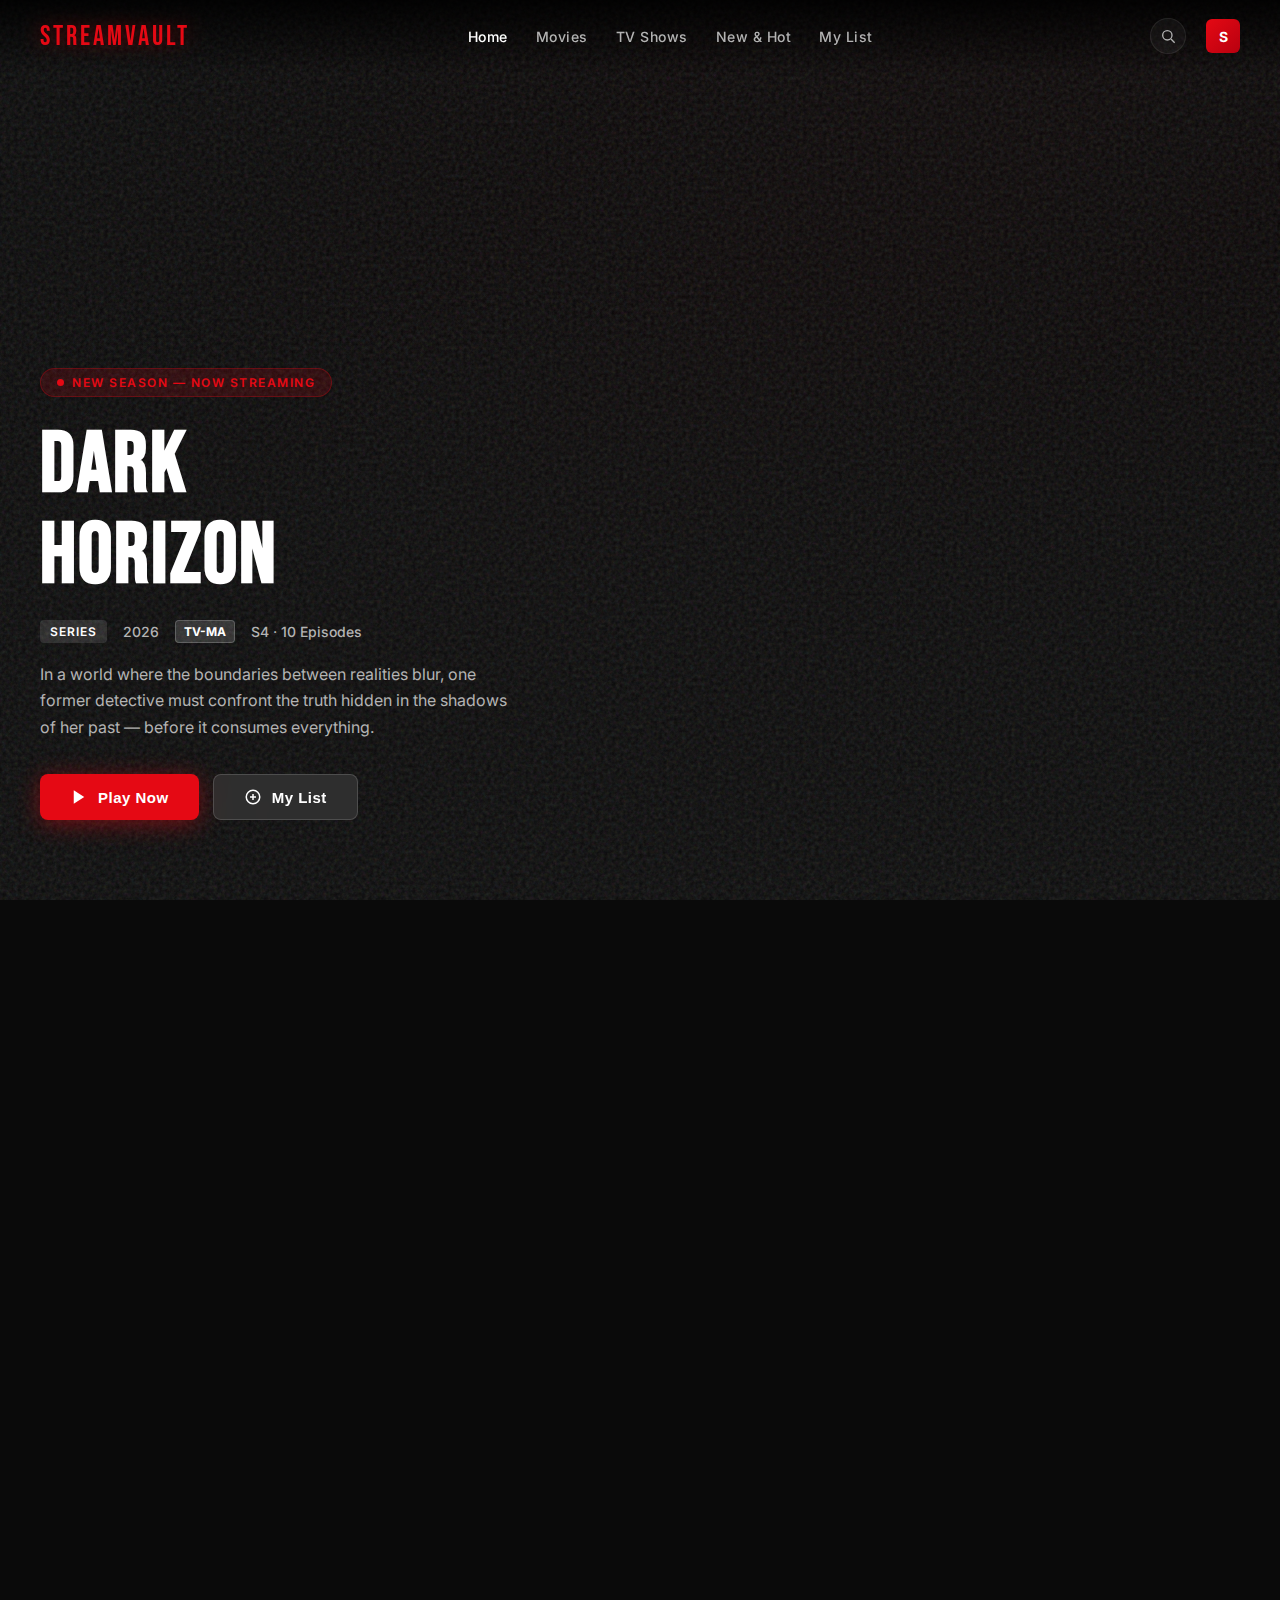
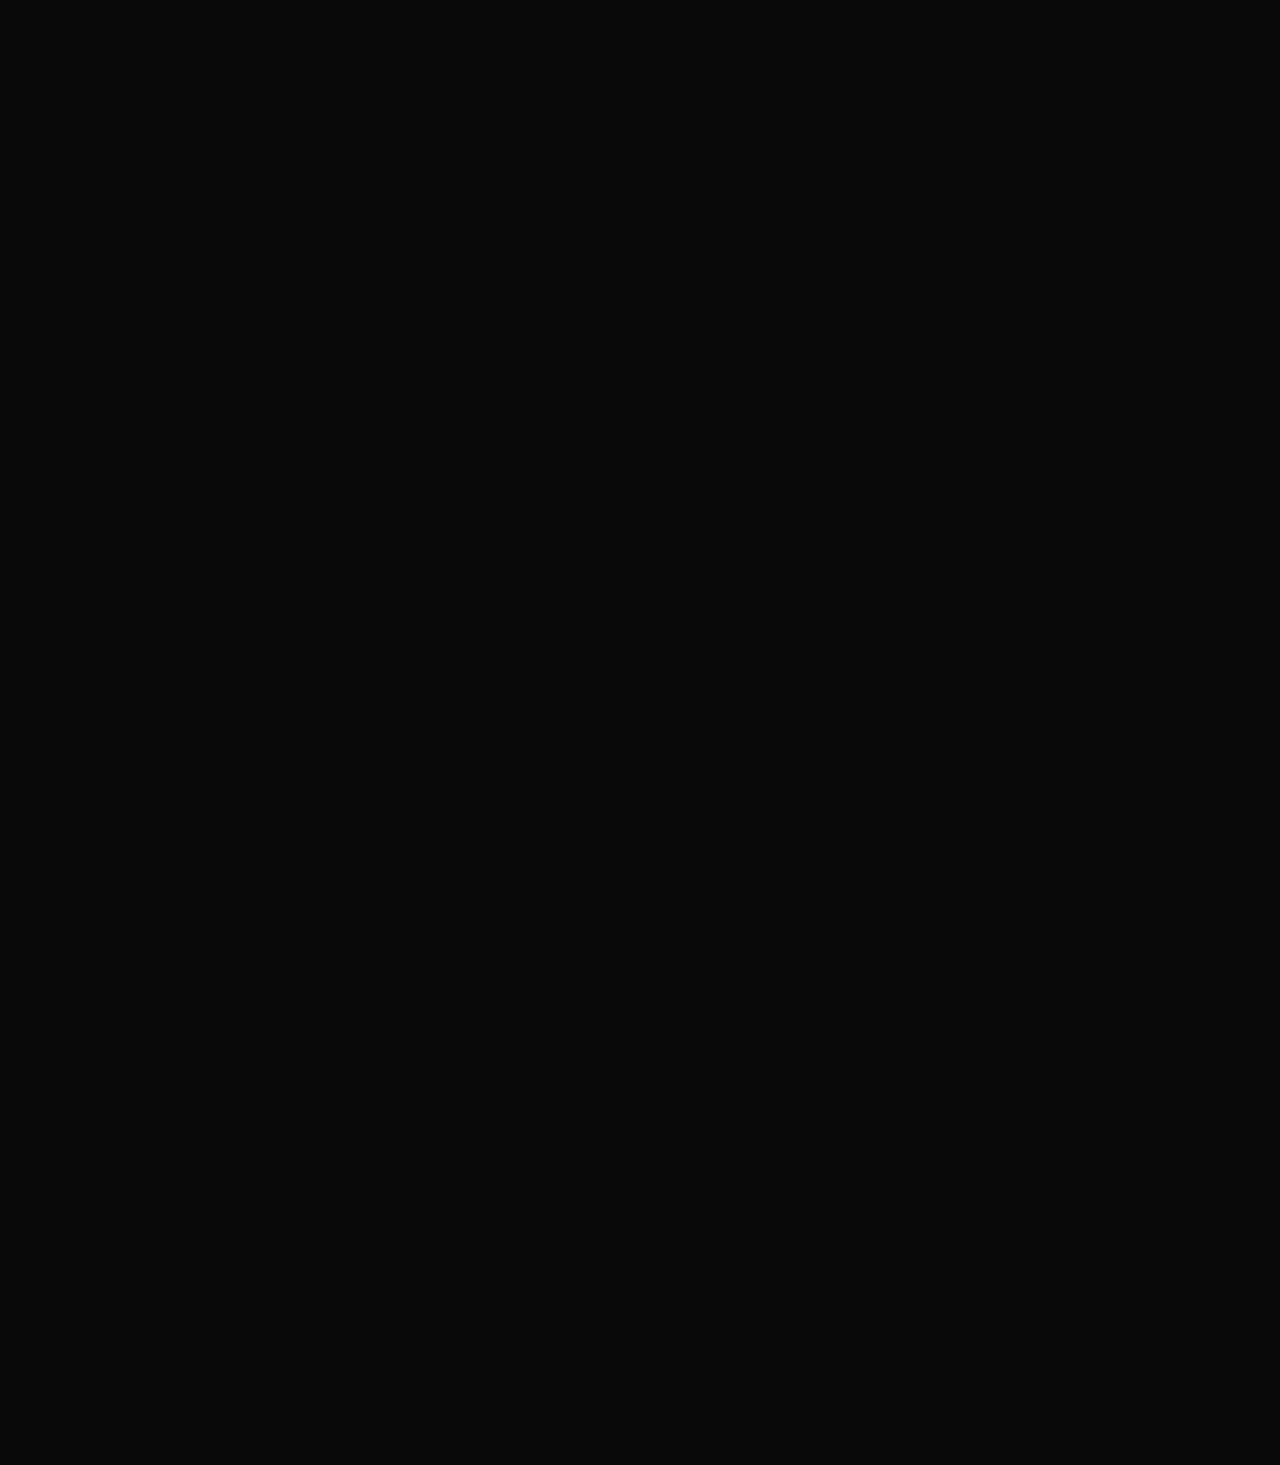
<file: heropage.html>
<!DOCTYPE html>
<html lang="en">
<head>
<meta charset="UTF-8"/>
<meta name="viewport" content="width=device-width, initial-scale=1.0"/>
<title>StreamVault — 2026</title>
<link href="https://fonts.googleapis.com/css2?family=Inter:wght@300;400;500;600;700&family=Bebas+Neue&display=swap" rel="stylesheet"/>
<style>
  /* ─── RESET & ROOT ─── */
  *, *::before, *::after { margin:0; padding:0; box-sizing:border-box; }

  :root {
    --red:#e50914;
    --red-glow:rgba(229,9,20,0.45);
    --bg:#0a0a0a;
    --surface:#141414;
    --surface2:#1e1e1e;
    --text:#fff;
    --text-muted:#b3b3b3;
    --text-dim:#6e6e6e;
    --glass:rgba(255,255,255,0.04);
    --glass-border:rgba(255,255,255,0.08);
    --font-head:'Bebas Neue',sans-serif;
    --font-body:'Inter',sans-serif;
    --radius:12px;
    --radius-sm:8px;
  }

  html { scroll-behavior:smooth; }
  body {
    font-family:var(--font-body);
    background:var(--bg);
    color:var(--text);
    overflow-x:hidden;
    -webkit-font-smoothing:antialiased;
  }

  /* ─── NAVBAR ─── */
  nav {
    position:fixed; top:0; left:0; width:100%; z-index:100;
    display:flex; align-items:center; justify-content:space-between;
    padding:18px 40px;
    background:linear-gradient(180deg, rgba(0,0,0,0.85) 0%, transparent 100%);
    transition:background .4s;
  }
  nav.scrolled { background:rgba(10,10,10,0.95); backdrop-filter:blur(12px); }

  .nav-logo {
    font-family:var(--font-head);
    font-size:28px;
    letter-spacing:3px;
    color:var(--red);
    text-shadow:0 0 20px var(--red-glow);
    text-decoration:none;
  }
  .nav-links { display:flex; gap:28px; list-style:none; }
  .nav-links a {
    color:var(--text-muted);
    text-decoration:none;
    font-size:14px;
    font-weight:500;
    letter-spacing:.5px;
    transition:color .3s;
  }
  .nav-links a:hover, .nav-links a.active { color:var(--text); }

  .nav-right { display:flex; align-items:center; gap:20px; }
  .nav-search {
    width:36px; height:36px;
    border-radius:50%;
    border:1px solid var(--glass-border);
    background:var(--glass);
    display:flex; align-items:center; justify-content:center;
    cursor:pointer; transition:background .3s, width .4s;
    overflow:hidden;
  }
  .nav-search:hover { background:rgba(255,255,255,0.1); }
  .nav-search svg { width:16px; height:16px; stroke:var(--text-muted); fill:none; stroke-width:2; }

  .nav-avatar {
    width:34px; height:34px; border-radius:6px;
    background:linear-gradient(135deg,#e50914,#b8000f);
    display:flex; align-items:center; justify-content:center;
    font-size:14px; font-weight:700; cursor:pointer;
  }

  /* ─── HERO ─── */
  .hero {
    position:relative;
    width:100%; height:100vh; min-height:600px;
    display:flex; align-items:flex-end;
    overflow:hidden;
  }
  .hero-bg {
    position:absolute; inset:0;
    background:
      url('https://images.unsplash.com/photo-1534438327276-14e5300c3a48?w=1920&q=80') center/cover no-repeat,
      linear-gradient(135deg, #0a0a0a 0%, #1a0a0a 50%, #0a0a0a 100%);
    filter:saturate(0.6) brightness(0.5);
  }
  .hero-overlay {
    position:absolute; inset:0;
    background:
      linear-gradient(180deg, transparent 30%, rgba(10,10,10,0.7) 60%, var(--bg) 100%),
      linear-gradient(90deg, rgba(10,10,10,0.6) 0%, transparent 60%);
  }
  /* subtle grain */
  .hero-grain {
    position:absolute; inset:0; opacity:.15; pointer-events:none;
    background-image:url("data:image/svg+xml,%3Csvg viewBox='0 0 256 256' xmlns='http://www.w3.org/2000/svg'%3E%3Cfilter id='n'%3E%3CfeTurbulence type='fractalNoise' baseFrequency='0.9' numOctaves='4'/%3E%3C/filter%3E%3Crect width='100%25' height='100%25' filter='url(%23n)' opacity='1'/%3E%3C/svg%3E");
  }

  .hero-content {
    position:relative; z-index:2;
    max-width:640px; padding:0 40px 80px;
    animation:heroIn .9s cubic-bezier(.22,1,.36,1) both;
  }
  @keyframes heroIn {
    from { opacity:0; transform:translateY(40px); }
    to   { opacity:1; transform:translateY(0); }
  }

  .hero-badge {
    display:inline-flex; align-items:center; gap:8px;
    background:rgba(229,9,20,0.15);
    border:1px solid rgba(229,9,20,0.3);
    border-radius:30px; padding:6px 16px;
    font-size:12px; font-weight:600; letter-spacing:1.5px;
    color:var(--red); text-transform:uppercase;
    margin-bottom:24px;
    animation:heroIn 1s .15s cubic-bezier(.22,1,.36,1) both;
  }
  .hero-badge .dot {
    width:7px; height:7px; border-radius:50%;
    background:var(--red);
    animation:pulse 2s infinite;
  }
  @keyframes pulse {
    0%,100% { opacity:1; box-shadow:0 0 0 0 var(--red-glow); }
    50%     { opacity:.6; box-shadow:0 0 0 6px transparent; }
  }

  .hero h1 {
    font-family:var(--font-head);
    font-size:clamp(56px,7vw,86px);
    letter-spacing:2px;
    line-height:1.05;
    margin-bottom:18px;
    animation:heroIn 1s .3s cubic-bezier(.22,1,.36,1) both;
  }
  .hero p {
    font-size:16px; color:var(--text-muted); line-height:1.65;
    max-width:480px; margin-bottom:34px;
    animation:heroIn 1s .45s cubic-bezier(.22,1,.36,1) both;
  }
  .hero-actions {
    display:flex; gap:14px; flex-wrap:wrap;
    animation:heroIn 1s .6s cubic-bezier(.22,1,.36,1) both;
  }

  /* Buttons */
  .btn {
    display:inline-flex; align-items:center; gap:10px;
    padding:13px 30px; border-radius:8px;
    font-size:15px; font-weight:600; letter-spacing:.5px;
    border:none; cursor:pointer;
    text-decoration:none; transition:all .3s cubic-bezier(.22,1,.36,1);
  }
  .btn-primary {
    background:var(--red);
    color:#fff;
    box-shadow:0 4px 24px var(--red-glow);
  }
  .btn-primary:hover {
    background:#ff1a2a;
    box-shadow:0 6px 32px rgba(229,9,20,0.55);
    transform:translateY(-2px);
  }
  .btn-ghost {
    background:rgba(255,255,255,0.1);
    color:#fff;
    border:1px solid rgba(255,255,255,0.15);
    backdrop-filter:blur(8px);
  }
  .btn-ghost:hover {
    background:rgba(255,255,255,0.18);
    transform:translateY(-2px);
  }
  .btn svg { width:18px; height:18px; fill:currentColor; }

  /* ─── META ROW ─── */
  .meta-row {
    display:flex; align-items:center; gap:16px;
    margin-bottom:18px;
    animation:heroIn 1s .5s cubic-bezier(.22,1,.36,1) both;
  }
  .meta-tag {
    font-size:12px; font-weight:600; letter-spacing:1px;
    color:#fff; text-transform:uppercase;
    background:rgba(255,255,255,0.12);
    padding:4px 10px; border-radius:4px;
  }
  .meta-year { font-size:14px; color:var(--text-muted); font-weight:500; }
  .meta-rating {
    font-size:12px; font-weight:700; color:#fff;
    background:rgba(255,255,255,0.15);
    border:1px solid rgba(255,255,255,0.2);
    padding:3px 8px; border-radius:4px;
  }

  /* ─── SECTION TITLES ─── */
  .section-title {
    font-family:var(--font-body);
    font-size:22px; font-weight:600;
    color:var(--text);
    margin-bottom:20px;
    letter-spacing:.3px;
  }
  .section-title span { color:var(--red); }

  /* ─── TRENDING / ROWS ─── */
  .content-section { padding:0 40px 48px; }

  .row-scroll {
    display:flex; gap:16px;
    overflow-x:auto;
    padding-bottom:12px;
    scrollbar-width:none;
  }
  .row-scroll::-webkit-scrollbar { display:none; }

  /* Card */
  .card {
    flex:0 0 220px;
    border-radius:var(--radius);
    overflow:hidden;
    position:relative;
    cursor:pointer;
    transition:transform .4s cubic-bezier(.22,1,.36,1), box-shadow .4s;
    background:var(--surface);
  }
  .card:hover {
    transform:scale(1.06) translateY(-4px);
    box-shadow:0 12px 40px rgba(0,0,0,0.5);
    z-index:2;
  }
  .card-img {
    width:100%; aspect-ratio:2/3;
    object-fit:cover;
    display:block;
  }
  /* Fake gradient images for cards */
  .card-img-fake {
    width:100%; aspect-ratio:2/3;
    display:flex; align-items:flex-end; padding:16px;
  }
  .card-img-fake .card-title-overlay {
    font-family:var(--font-head);
    font-size:20px; letter-spacing:1px;
    color:#fff;
    text-shadow:0 2px 8px rgba(0,0,0,0.7);
    z-index:1; position:relative;
  }
  .card-img-fake::after {
    content:'';
    position:absolute; inset:0;
    background:linear-gradient(180deg, transparent 40%, rgba(0,0,0,0.7) 100%);
  }

  .g1 { background:linear-gradient(135deg,#1a1a2e,#16213e,#0f3460); }
  .g2 { background:linear-gradient(135deg,#2d132c,#801336,#c72c41); }
  .g3 { background:linear-gradient(135deg,#0f2027,#203a43,#2c5364); }
  .g4 { background:linear-gradient(135deg,#1b1464,#6a0572,#c41c53); }
  .g5 { background:linear-gradient(135deg,#134e5e,#71b280); }
  .g6 { background:linear-gradient(135deg,#2c3e50,#e74c3c); }
  .g7 { background:linear-gradient(135deg,#0c0c0c,#3d3d3d,#e50914); }
  .g8 { background:linear-gradient(135deg,#1d2a4a,#2a4a7f,#4a7fbf); }

  .card-overlay {
    position:absolute; inset:0;
    background:linear-gradient(180deg, transparent 50%, rgba(0,0,0,0.75) 100%);
    opacity:0; transition:opacity .3s;
  }
  .card:hover .card-overlay { opacity:1; }

  .card-info {
    position:absolute; bottom:0; left:0; right:0;
    padding:16px;
    transform:translateY(20px);
    transition:transform .4s cubic-bezier(.22,1,.36,1);
  }
  .card:hover .card-info { transform:translateY(0); }
  .card-info .card-title-overlay { font-size:15px; font-weight:600; margin-bottom:6px; }
  .card-info .card-meta { font-size:12px; color:var(--text-muted); }

  /* ─── TOP 10 ROW ─── */
  .top10-card {
    flex:0 0 180px;
    display:flex; gap:0;
    border-radius:var(--radius);
    overflow:hidden;
    background:var(--surface);
    cursor:pointer;
    transition:transform .35s, box-shadow .35s;
    position:relative;
  }
  .top10-card:hover {
    transform:scale(1.04) translateY(-3px);
    box-shadow:0 10px 36px rgba(0,0,0,0.5);
    z-index:2;
  }
  .top10-num {
    width:52px; display:flex; align-items:center; justify-content:center;
    font-family:var(--font-head);
    font-size:48px; color:var(--surface2);
    -webkit-text-stroke:1px rgba(255,255,255,0.18);
    flex-shrink:0;
    background:var(--bg);
  }
  .top10-img {
    flex:1; aspect-ratio:2/3; min-height:140px;
  }

  /* ─── FEATURED BANNER ─── */
  .featured-banner {
    margin:0 40px 48px;
    border-radius:18px;
    overflow:hidden;
    position:relative;
    height:320px;
    cursor:pointer;
    transition:transform .4s;
  }
  .featured-banner:hover { transform:scale(1.015); }
  .featured-banner-bg {
    position:absolute; inset:0;
    background:linear-gradient(135deg,#1a0533,#2d1b69,#1a0533);
  }
  .featured-banner-overlay {
    position:absolute; inset:0;
    background:linear-gradient(90deg, rgba(26,5,51,0.95) 0%, rgba(45,27,105,0.4) 50%, transparent 100%);
  }
  .featured-banner-content {
    position:relative; z-index:2;
    height:100%; display:flex; flex-direction:column;
    justify-content:center; padding:40px 48px;
    max-width:55%;
  }
  .featured-tag {
    display:inline-flex; align-items:center; gap:8px;
    font-size:11px; font-weight:700; letter-spacing:2px;
    text-transform:uppercase; color:var(--red);
    margin-bottom:16px;
  }
  .featured-tag::before {
    content:''; width:24px; height:2px; background:var(--red);
  }
  .featured-banner h2 {
    font-family:var(--font-head);
    font-size:42px; letter-spacing:2px; line-height:1.1;
    margin-bottom:12px;
  }
  .featured-banner p {
    font-size:14px; color:var(--text-muted); line-height:1.6;
    margin-bottom:24px;
  }

  /* ─── CATEGORIES PILLS ─── */
  .categories {
    display:flex; gap:10px; flex-wrap:wrap;
    padding:0 40px; margin-bottom:36px;
  }
  .cat-pill {
    padding:9px 22px; border-radius:30px;
    font-size:13px; font-weight:500;
    background:var(--surface2);
    color:var(--text-muted);
    border:1px solid var(--glass-border);
    cursor:pointer;
    transition:all .3s;
    white-space:nowrap;
  }
  .cat-pill:hover, .cat-pill.active {
    background:var(--red);
    color:#fff; border-color:var(--red);
    box-shadow:0 4px 16px var(--red-glow);
  }

  /* ─── STATS ROW ─── */
  .stats-row {
    display:flex; gap:24px; flex-wrap:wrap;
    padding:40px;
    background:var(--surface);
    border-top:1px solid var(--glass-border);
    border-bottom:1px solid var(--glass-border);
    margin-bottom:48px;
  }
  .stat-item { flex:1; min-width:140px; }
  .stat-num {
    font-family:var(--font-head);
    font-size:32px; letter-spacing:1px;
    color:var(--red);
  }
  .stat-label { font-size:12px; color:var(--text-dim); letter-spacing:1px; text-transform:uppercase; margin-top:4px; }

  /* ─── FOOTER ─── */
  footer {
    padding:60px 40px 30px;
    border-top:1px solid var(--glass-border);
  }
  .footer-grid {
    display:grid; grid-template-columns:repeat(4,1fr); gap:32px;
    margin-bottom:40px;
  }
  .footer-col h4 {
    font-size:13px; font-weight:600; color:var(--text-muted);
    text-transform:uppercase; letter-spacing:1.5px;
    margin-bottom:16px;
  }
  .footer-col a {
    display:block; font-size:13px; color:var(--text-dim);
    text-decoration:none; margin-bottom:10px;
    transition:color .25s;
  }
  .footer-col a:hover { color:var(--text); }
  .footer-bottom {
    display:flex; justify-content:space-between; align-items:center;
    padding-top:24px; border-top:1px solid var(--glass-border);
  }
  .footer-bottom p { font-size:12px; color:var(--text-dim); }
  .footer-logo {
    font-family:var(--font-head);
    font-size:18px; letter-spacing:2px; color:var(--red);
  }

  /* ─── SCROLL REVEAL ─── */
  .reveal {
    opacity:0; transform:translateY(28px);
    transition:opacity .7s cubic-bezier(.22,1,.36,1), transform .7s cubic-bezier(.22,1,.36,1);
  }
  .reveal.visible { opacity:1; transform:translateY(0); }

  /* ─── RESPONSIVE ─── */
  @media (max-width:768px) {
    nav { padding:14px 20px; }
    .nav-links { display:none; }
    .hero-content { padding:0 20px 60px; }
    .content-section { padding:0 20px 40px; }
    .categories { padding:0 20px; }
    .stats-row { padding:24px 20px; }
    .featured-banner { margin:0 20px 40px; height:auto; min-height:260px; }
    .featured-banner-content { max-width:100%; padding:28px 24px; }
    .footer-grid { grid-template-columns:repeat(2,1fr); }
    footer { padding:40px 20px 24px; }
    .card { flex:0 0 160px; }
  }
</style>
</head>
<body>

<!-- ─── NAVBAR ─── -->
<nav id="navbar">
  <a href="#" class="nav-logo">STREAMVAULT</a>
  <ul class="nav-links">
    <li><a href="#" class="active">Home</a></li>
    <li><a href="#">Movies</a></li>
    <li><a href="#">TV Shows</a></li>
    <li><a href="#">New & Hot</a></li>
    <li><a href="#">My List</a></li>
  </ul>
  <div class="nav-right">
    <div class="nav-search">
      <svg viewBox="0 0 24 24"><circle cx="11" cy="11" r="7"/><line x1="16.5" y1="16.5" x2="22" y2="22"/></svg>
    </div>
    <div class="nav-avatar">S</div>
  </div>
</nav>

<!-- ─── HERO ─── -->
<section class="hero">
  <div class="hero-bg"></div>
  <div class="hero-overlay"></div>
  <div class="hero-grain"></div>
  <div class="hero-content">
    <div class="hero-badge"><span class="dot"></span> New Season — Now Streaming</div>
    <h1>DARK<br>HORIZON</h1>
    <div class="meta-row">
      <span class="meta-tag">Series</span>
      <span class="meta-year">2026</span>
      <span class="meta-rating">TV-MA</span>
      <span class="meta-year">S4 · 10 Episodes</span>
    </div>
    <p>In a world where the boundaries between realities blur, one former detective must confront the truth hidden in the shadows of her past — before it consumes everything.</p>
    <div class="hero-actions">
      <button class="btn btn-primary">
        <svg viewBox="0 0 24 24"><polygon points="5,3 19,12 5,21"/></svg>
        Play Now
      </button>
      <button class="btn btn-ghost">
        <svg viewBox="0 0 24 24" style="fill:none;stroke:currentColor;stroke-width:2"><circle cx="12" cy="12" r="9"/><line x1="12" y1="8" x2="12" y2="16"/><line x1="8" y1="12" x2="16" y2="12"/></svg>
        My List
      </button>
    </div>
  </div>
</section>

<!-- ─── CATEGORIES ─── -->
<div class="categories reveal">
  <span class="cat-pill active">All</span>
  <span class="cat-pill">Action</span>
  <span class="cat-pill">Sci-Fi</span>
  <span class="cat-pill">Thriller</span>
  <span class="cat-pill">Drama</span>
  <span class="cat-pill">Comedy</span>
  <span class="cat-pill">Horror</span>
  <span class="cat-pill">Documentary</span>
  <span class="cat-pill">Romance</span>
</div>

<!-- ─── STATS ─── -->
<div class="stats-row reveal">
  <div class="stat-item"><div class="stat-num">94M</div><div class="stat-label">Active Users</div></div>
  <div class="stat-item"><div class="stat-num">18K+</div><div class="stat-label">Titles</div></div>
  <div class="stat-item"><div class="stat-num">4K</div><div class="stat-label">Ultra HD</div></div>
  <div class="stat-item"><div class="stat-num">200+</div><div class="stat-label">Countries</div></div>
</div>

<!-- ─── TRENDING NOW ─── -->
<section class="content-section reveal">
  <div class="section-title">Trending <span>Now</span></div>
  <div class="row-scroll">
    <div class="card"><div class="card-img-fake g1"><span class="card-title-overlay">Void Protocol</span></div><div class="card-overlay"></div><div class="card-info"><div class="card-title-overlay">Void Protocol</div><div class="card-meta">Sci-Fi · 2026</div></div></div>
    <div class="card"><div class="card-img-fake g2"><span class="card-title-overlay">Crimson Veil</span></div><div class="card-overlay"></div><div class="card-info"><div class="card-title-overlay">Crimson Veil</div><div class="card-meta">Thriller · 2025</div></div></div>
    <div class="card"><div class="card-img-fake g3"><span class="card-title-overlay">Ocean's Depth</span></div><div class="card-overlay"></div><div class="card-info"><div class="card-title-overlay">Ocean's Depth</div><div class="card-meta">Drama · 2026</div></div></div>
    <div class="card"><div class="card-img-fake g4"><span class="card-title-overlay">Neon Nights</span></div><div class="card-overlay"></div><div class="card-info"><div class="card-title-overlay">Neon Nights</div><div class="card-meta">Action · 2025</div></div></div>
    <div class="card"><div class="card-img-fake g5"><span class="card-title-overlay">Evergreen</span></div><div class="card-overlay"></div><div class="card-info"><div class="card-title-overlay">Evergreen</div><div class="card-meta">Romance · 2026</div></div></div>
    <div class="card"><div class="card-img-fake g6"><span class="card-title-overlay">Shattered Glass</span></div><div class="card-overlay"></div><div class="card-info"><div class="card-title-overlay">Shattered Glass</div><div class="card-meta">Thriller · 2025</div></div></div>
  </div>
</section>

<!-- ─── TOP 10 ─── -->
<section class="content-section reveal">
  <div class="section-title">Top 10 <span>in Movies</span></div>
  <div class="row-scroll">
    <div class="top10-card"><div class="top10-num">1</div><div class="top10-img g7"></div></div>
    <div class="top10-card"><div class="top10-num">2</div><div class="top10-img g2"></div></div>
    <div class="top10-card"><div class="top10-num">3</div><div class="top10-num" style="font-size:40px">3</div><div class="top10-img g3"></div></div>
    <div class="top10-card"><div class="top10-num">4</div><div class="top10-img g4"></div></div>
    <div class="top10-card"><div class="top10-num">5</div><div class="top10-img g1"></div></div>
    <div class="top10-card"><div class="top10-num">6</div><div class="top10-img g5"></div></div>
    <div class="top10-card"><div class="top10-num">7</div><div class="top10-img g6"></div></div>
    <div class="top10-card"><div class="top10-num">8</div><div class="top10-img g8"></div></div>
  </div>
</section>

<!-- ─── FEATURED BANNER ─── -->
<div class="featured-banner reveal">
  <div class="featured-banner-bg"></div>
  <div class="featured-banner-overlay"></div>
  <!-- decorative circles -->
  <svg style="position:absolute;right:-60px;top:-60px;width:300px;height:300px;opacity:.08;" viewBox="0 0 300 300"><circle cx="150" cy="150" r="140" fill="none" stroke="#fff" stroke-width="1"/><circle cx="150" cy="150" r="100" fill="none" stroke="#fff" stroke-width="1"/><circle cx="150" cy="150" r="60" fill="none" stroke="#fff" stroke-width="1"/></svg>
  <div class="featured-banner-content">
    <div class="featured-tag">Exclusive Original</div>
    <h2>THE LAST<br>ECHO</h2>
    <p>A gripping new original series following a lone signal interceptor on the edge of the known universe. Season 2 drops Feb 14.</p>
    <div style="display:flex;gap:12px;">
      <button class="btn btn-primary" style="padding:11px 24px;font-size:14px;">
        <svg viewBox="0 0 24 24"><polygon points="5,3 19,12 5,21"/></svg>
        Watch Now
      </button>
      <button class="btn btn-ghost" style="padding:11px 24px;font-size:14px;">More Info</button>
    </div>
  </div>
</div>

<!-- ─── NEW RELEASES ─── -->
<section class="content-section reveal">
  <div class="section-title">New <span>Releases</span></div>
  <div class="row-scroll">
    <div class="card"><div class="card-img-fake g8"><span class="card-title-overlay">Signal Lost</span></div><div class="card-overlay"></div><div class="card-info"><div class="card-title-overlay">Signal Lost</div><div class="card-meta">Sci-Fi · 2026</div></div></div>
    <div class="card"><div class="card-img-fake g6"><span class="card-title-overlay">Red Line</span></div><div class="card-overlay"></div><div class="card-info"><div class="card-title-overlay">Red Line</div><div class="card-meta">Action · 2026</div></div></div>
    <div class="card"><div class="card-img-fake g4"><span class="card-title-overlay">Midnight Sun</span></div><div class="card-overlay"></div><div class="card-info"><div class="card-title-overlay">Midnight Sun</div><div class="card-meta">Drama · 2026</div></div></div>
    <div class="card"><div class="card-img-fake g1"><span class="card-title-overlay">Phantom Code</span></div><div class="card-overlay"></div><div class="card-info"><div class="card-title-overlay">Phantom Code</div><div class="card-meta">Thriller · 2026</div></div></div>
    <div class="card"><div class="card-img-fake g3"><span class="card-title-overlay">Still Waters</span></div><div class="card-overlay"></div><div class="card-info"><div class="card-title-overlay">Still Waters</div><div class="card-meta">Mystery · 2026</div></div></div>
    <div class="card"><div class="card-img-fake g5"><span class="card-title-overlay">Golden Hour</span></div><div class="card-overlay"></div><div class="card-info"><div class="card-title-overlay">Golden Hour</div><div class="card-meta">Romance · 2026</div></div></div>
  </div>
</section>

<!-- ─── FOOTER ─── -->
<footer class="reveal">
  <div class="footer-grid">
    <div class="footer-col">
      <h4>Browse</h4>
      <a href="#">Movies</a><a href="#">TV Shows</a><a href="#">Documentaries</a><a href="#">Stand-Up</a><a href="#">Kids</a>
    </div>
    <div class="footer-col">
      <h4>Help</h4>
      <a href="#">Contact Us</a><a href="#">Help Center</a><a href="#">Terms of Use</a><a href="#">Privacy Policy</a><a href="#">Cookie Preferences</a>
    </div>
    <div class="footer-col">
      <h4>Company</h4>
      <a href="#">About Us</a><a href="#">Press</a><a href="#">Blog</a><a href="#">Careers</a><a href="#">Investor Relations</a>
    </div>
    <div class="footer-col">
      <h4>Connect</h4>
      <a href="#">Twitter</a><a href="#">Instagram</a><a href="#">Facebook</a><a href="#">YouTube</a><a href="#">LinkedIn</a>
    </div>
  </div>
  <div class="footer-bottom">
    <p>© 2026 StreamVault. All rights reserved.</p>
    <div class="footer-logo">STREAMVAULT</div>
  </div>
</footer>

<!-- ─── JS ─── -->
<script>
  // Navbar scroll effect
  const nav = document.getElementById('navbar');
  window.addEventListener('scroll', () => {
    nav.classList.toggle('scrolled', window.scrollY > 60);
  });

  // Category pills toggle
  document.querySelectorAll('.cat-pill').forEach(pill => {
    pill.addEventListener('click', () => {
      document.querySelectorAll('.cat-pill').forEach(p => p.classList.remove('active'));
      pill.classList.add('active');
    });
  });

  // Scroll reveal
  const reveals = document.querySelectorAll('.reveal');
  const observer = new IntersectionObserver((entries) => {
    entries.forEach((entry, i) => {
      if (entry.isIntersecting) {
        setTimeout(() => entry.target.classList.add('visible'), i * 80);
        observer.unobserve(entry.target);
      }
    });
  }, { threshold: 0.12 });
  reveals.forEach(el => observer.observe(el));
</script>
</body>
</html>
</file>
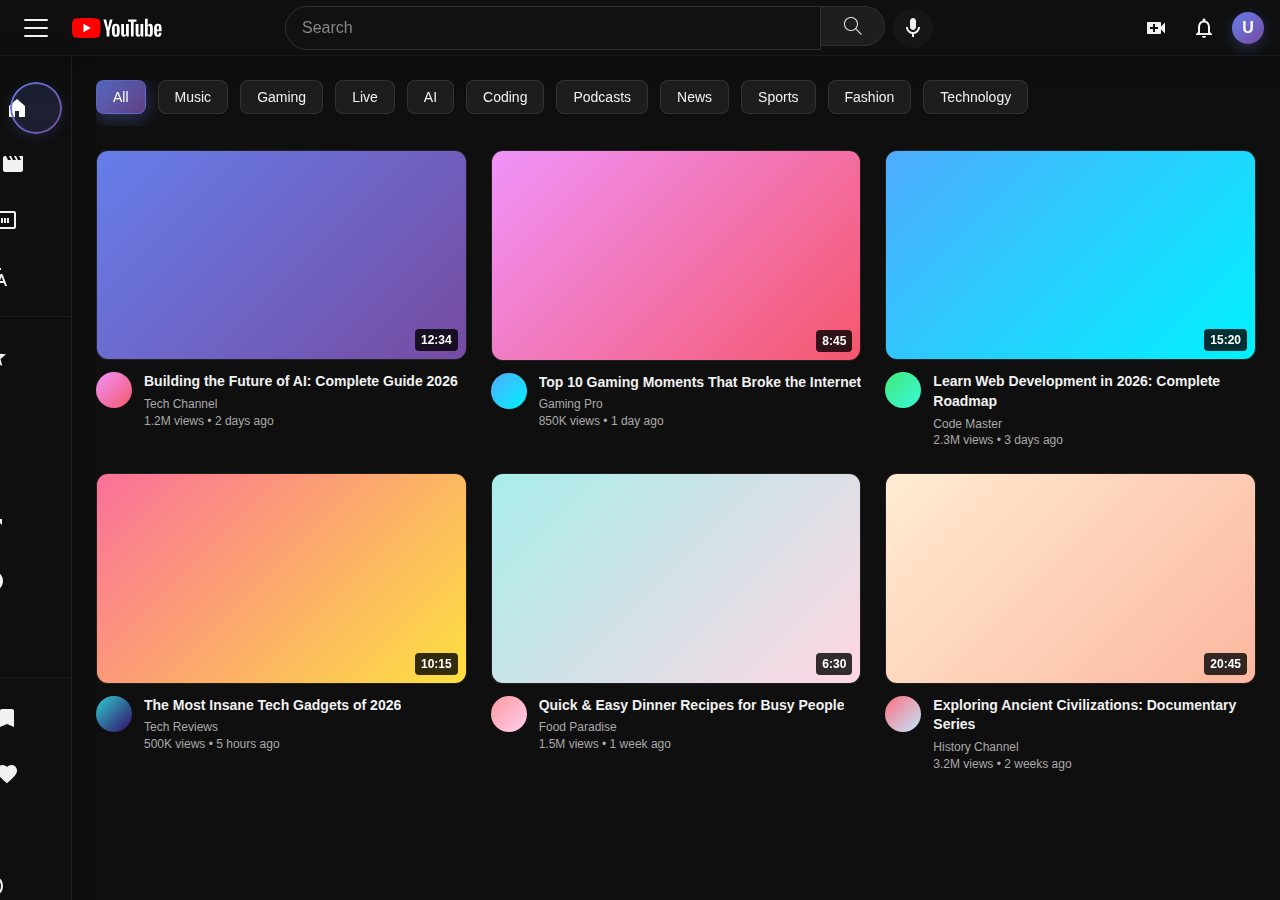
<file: navbar.html>
<!DOCTYPE html>
<html lang="en">
<head>
    <meta charset="UTF-8">
    <meta name="viewport" content="width=device-width, initial-scale=1.0">
    <title>YouTube 2026 Style Interface</title>
    <style>
        * {
            margin: 0;
            padding: 0;
            box-sizing: border-box;
        }

        body {
            font-family: -apple-system, BlinkMacSystemFont, "Segoe UI", Roboto, "Helvetica Neue", Arial, sans-serif;
            background: #0f0f0f;
            color: #f1f1f1;
        }

        /* Header */
        .header {
            display: flex;
            align-items: center;
            justify-content: space-between;
            padding: 0 16px;
            height: 56px;
            background: rgba(15, 15, 15, 0.8);
            backdrop-filter: blur(20px);
            -webkit-backdrop-filter: blur(20px);
            position: fixed;
            top: 0;
            left: 0;
            right: 0;
            z-index: 1000;
            border-bottom: 1px solid rgba(255, 255, 255, 0.05);
            box-shadow: 0 4px 30px rgba(0, 0, 0, 0.3);
        }

        .header-left {
            display: flex;
            align-items: center;
            gap: 16px;
        }

        .menu-icon {
            width: 40px;
            height: 40px;
            display: flex;
            align-items: center;
            justify-content: center;
            border-radius: 50%;
            cursor: pointer;
            transition: all 0.3s ease;
            position: relative;
        }

        .menu-icon:hover {
            background: rgba(255, 255, 255, 0.1);
            backdrop-filter: blur(10px);
            -webkit-backdrop-filter: blur(10px);
            box-shadow: 0 4px 15px rgba(0, 0, 0, 0.2);
        }

        .menu-icon:active {
            transform: scale(0.95);
        }

        /* Hamburger Menu Animation */
        .hamburger {
            width: 24px;
            height: 18px;
            position: relative;
            transform: rotate(0deg);
            transition: 0.5s ease-in-out;
            cursor: pointer;
        }

        .hamburger span {
            display: block;
            position: absolute;
            height: 2px;
            width: 100%;
            background: #f1f1f1;
            border-radius: 2px;
            opacity: 1;
            left: 0;
            transform: rotate(0deg);
            transition: 0.25s ease-in-out;
        }

        .hamburger span:nth-child(1) {
            top: 0px;
            transform-origin: left center;
        }

        .hamburger span:nth-child(2) {
            top: 8px;
            transform-origin: left center;
        }

        .hamburger span:nth-child(3) {
            top: 16px;
            transform-origin: left center;
        }

        /* Active State - X Icon */
        .hamburger.active span:nth-child(1) {
            transform: rotate(45deg);
            top: -1px;
            left: 3px;
        }

        .hamburger.active span:nth-child(2) {
            width: 0%;
            opacity: 0;
        }

        .hamburger.active span:nth-child(3) {
            transform: rotate(-45deg);
            top: 17px;
            left: 3px;
        }

        .logo {
            display: flex;
            align-items: center;
            gap: 4px;
            cursor: pointer;
        }

        .logo svg {
            width: 90px;
            height: 20px;
        }

        /* Search Bar */
        .header-center {
            flex: 0 1 728px;
            display: flex;
            align-items: center;
            gap: 8px;
        }

        .search-container {
            display: flex;
            flex: 1;
            max-width: 600px;
        }

        .search-input-wrapper {
            display: flex;
            flex: 1;
            border: 1px solid #303030;
            border-radius: 40px 0 0 40px;
            background: rgba(18, 18, 18, 0.8);
            backdrop-filter: blur(10px);
            -webkit-backdrop-filter: blur(10px);
            padding-left: 16px;
            align-items: center;
            transition: all 0.3s ease;
        }

        .search-input-wrapper:focus-within {
            background: rgba(30, 30, 30, 0.95);
            backdrop-filter: blur(20px);
            -webkit-backdrop-filter: blur(20px);
            border-color: #303030;
            box-shadow: 0 4px 20px rgba(0, 0, 0, 0.4);
        }

        .search-input {
            flex: 1;
            background: transparent;
            border: none;
            outline: none;
            color: #f1f1f1;
            font-size: 16px;
            padding: 12px 0;
        }

        .search-input::placeholder {
            color: #888;
        }

        .search-btn {
            width: 64px;
            height: 40px;
            background: rgba(34, 34, 34, 0.8);
            backdrop-filter: blur(10px);
            -webkit-backdrop-filter: blur(10px);
            border: 1px solid #303030;
            border-left: none;
            border-radius: 0 40px 40px 0;
            cursor: pointer;
            display: flex;
            align-items: center;
            justify-content: center;
            transition: all 0.3s ease;
        }

        .search-btn:hover {
            background: rgba(47, 47, 47, 0.9);
            backdrop-filter: blur(15px);
            -webkit-backdrop-filter: blur(15px);
        }

        .voice-search {
            width: 40px;
            height: 40px;
            background: rgba(24, 24, 24, 0.8);
            backdrop-filter: blur(10px);
            -webkit-backdrop-filter: blur(10px);
            border-radius: 50%;
            border: none;
            cursor: pointer;
            display: flex;
            align-items: center;
            justify-content: center;
            transition: all 0.3s ease;
        }

        .voice-search:hover {
            background: rgba(39, 39, 39, 0.9);
            backdrop-filter: blur(15px);
            -webkit-backdrop-filter: blur(15px);
        }

        /* Header Right */
        .header-right {
            display: flex;
            align-items: center;
            gap: 8px;
        }

        .search-icon-btn {
            width: 40px;
            height: 40px;
            display: none;
            align-items: center;
            justify-content: center;
            border-radius: 50%;
            cursor: pointer;
            transition: background 0.2s;
            background: transparent;
            border: none;
        }

        .search-icon-btn:hover {
            background: #272727;
        }

        .search-icon-btn svg {
            width: 24px;
            height: 24px;
            fill: #f1f1f1;
        }

        @media (max-width: 920px) {
            .header-center {
                position: fixed;
                top: 0;
                left: 0;
                right: 0;
                background: rgba(15, 15, 15, 0.95);
                backdrop-filter: blur(25px);
                -webkit-backdrop-filter: blur(25px);
                height: 56px;
                padding: 0 16px;
                display: none;
                align-items: center;
                z-index: 1001;
                border-bottom: 1px solid rgba(255, 255, 255, 0.08);
                box-shadow: 0 4px 30px rgba(0, 0, 0, 0.3);
            }

            .header-center.active {
                display: flex;
                animation: slideDown 0.3s ease;
            }

            @keyframes slideDown {
                from {
                    opacity: 0;
                    transform: translateY(-10px);
                }
                to {
                    opacity: 1;
                    transform: translateY(0);
                }
            }

            .search-icon-btn {
                display: flex;
            }

            .search-container {
                max-width: 100%;
            }

            .back-btn {
                display: flex;
            }
        }

        .back-btn {
            width: 40px;
            height: 40px;
            display: none;
            align-items: center;
            justify-content: center;
            border-radius: 50%;
            cursor: pointer;
            transition: background 0.2s;
            background: transparent;
            border: none;
            margin-right: 8px;
        }

        .back-btn:hover {
            background: #272727;
        }

        .back-btn svg {
            width: 24px;
            height: 24px;
            fill: #f1f1f1;
        }

        .icon-btn {
            width: 40px;
            height: 40px;
            display: flex;
            align-items: center;
            justify-content: center;
            border-radius: 50%;
            cursor: pointer;
            transition: all 0.3s ease;
            background: transparent;
            border: none;
        }

        .icon-btn:hover {
            background: rgba(255, 255, 255, 0.1);
            backdrop-filter: blur(10px);
            -webkit-backdrop-filter: blur(10px);
            box-shadow: 0 4px 15px rgba(0, 0, 0, 0.2);
        }

        .icon-btn svg {
            width: 24px;
            height: 24px;
            fill: #f1f1f1;
        }

        .profile-icon {
            width: 32px;
            height: 32px;
            border-radius: 50%;
            background: linear-gradient(135deg, #667eea 0%, #764ba2 100%);
            display: flex;
            align-items: center;
            justify-content: center;
            color: white;
            font-weight: 600;
            cursor: pointer;
            transition: all 0.3s ease;
            box-shadow: 0 4px 15px rgba(102, 126, 234, 0.3);
        }

        .profile-icon:hover {
            transform: scale(1.05);
            box-shadow: 0 6px 20px rgba(102, 126, 234, 0.4);
        }

        /* Sidebar */
        .sidebar {
            position: fixed;
            left: 0;
            top: 56px;
            width: 72px;
            height: calc(100vh - 56px);
            background: rgba(15, 15, 15, 0.85);
            backdrop-filter: blur(20px);
            -webkit-backdrop-filter: blur(20px);
            overflow-y: auto;
            overflow-x: hidden;
            padding: 12px 0;
            border-right: 1px solid rgba(255, 255, 255, 0.08);
            transition: all 0.3s cubic-bezier(0.4, 0, 0.2, 1);
            z-index: 999;
            box-shadow: 2px 0 20px rgba(0, 0, 0, 0.2);
        }

        /* Desktop and Tablet - Icon navbar by default, expand on click */
        @media (min-width: 481px) {
            .sidebar {
                width: 72px;
            }

            .sidebar.expanded {
                width: 240px;
            }

            .sidebar .sidebar-text {
                opacity: 0;
                white-space: nowrap;
                pointer-events: none;
            }

            .sidebar.expanded .sidebar-text {
                opacity: 1;
                pointer-events: auto;
            }

            .sidebar-section .sidebar-title {
                opacity: 0;
                height: 0;
                overflow: hidden;
                padding: 0;
            }

            .sidebar.expanded .sidebar-section .sidebar-title {
                opacity: 1;
                height: auto;
                padding: 8px 24px;
            }

            .main-content {
                margin-left: 72px;
            }

            .main-content.expanded {
                margin-left: 240px;
            }
        }

        /* Mobile - Hide completely, show FULL navbar with text on click */
        @media (max-width: 480px) {
            .sidebar {
                transform: translateX(-100%);
                width: 240px;
                box-shadow: 4px 0 30px rgba(0, 0, 0, 0.5);
                background: rgba(15, 15, 15, 0.95);
                backdrop-filter: blur(25px);
                -webkit-backdrop-filter: blur(25px);
            }

            .sidebar.mobile-open {
                transform: translateX(0);
            }

            .sidebar .sidebar-text {
                opacity: 1 !important;
                display: block !important;
            }

            .sidebar-section .sidebar-title {
                display: block !important;
                opacity: 1 !important;
                height: auto !important;
                padding: 8px 24px !important;
            }

            .main-content {
                margin-left: 0 !important;
            }

            /* Overlay for mobile sidebar */
            .sidebar-overlay {
                position: fixed;
                top: 56px;
                left: 0;
                right: 0;
                bottom: 0;
                background: rgba(0, 0, 0, 0.75);
                backdrop-filter: blur(6px);
                -webkit-backdrop-filter: blur(6px);
                z-index: 998;
                opacity: 0;
                visibility: hidden;
                transition: opacity 0.3s ease, visibility 0.3s ease;
            }

            .sidebar-overlay.active {
                opacity: 1;
                visibility: visible;
            }
        }

        .sidebar-section {
            padding: 8px 0;
            border-bottom: 1px solid rgba(255, 255, 255, 0.05);
        }

        .sidebar-item {
            display: flex;
            align-items: center;
            gap: 24px;
            padding: 10px 24px;
            cursor: pointer;
            transition: all 0.2s ease;
            color: #f1f1f1;
            text-decoration: none;
            position: relative;
            border-radius: 8px;
            margin: 2px 8px;
        }

        .sidebar-item::before {
            content: '';
            position: absolute;
            left: 0;
            top: 0;
            width: 3px;
            height: 100%;
            background: linear-gradient(180deg, #667eea 0%, #764ba2 100%);
            opacity: 0;
            transition: opacity 0.2s ease;
            border-radius: 0 2px 2px 0;
        }

        /* Circular gradient border for icon-only sidebar */
        .sidebar-item::after {
            content: '';
            position: absolute;
            inset: -2px;
            border-radius: 50%;
            padding: 2px;
            background: linear-gradient(135deg, #667eea 0%, #764ba2 100%);
            -webkit-mask: linear-gradient(#fff 0 0) content-box, linear-gradient(#fff 0 0);
            -webkit-mask-composite: xor;
            mask-composite: exclude;
            opacity: 0;
            transition: opacity 0.3s ease;
            pointer-events: none;
        }

        .sidebar-item:hover {
            background: rgba(255, 255, 255, 0.08);
            backdrop-filter: blur(10px);
            -webkit-backdrop-filter: blur(10px);
        }

        .sidebar-item.active {
            background: rgba(102, 126, 234, 0.15);
            backdrop-filter: blur(15px);
            -webkit-backdrop-filter: blur(15px);
            box-shadow: 0 4px 15px rgba(102, 126, 234, 0.2);
        }

        .sidebar-item.active::before {
            opacity: 1;
        }

        .sidebar-item svg {
            width: 24px;
            height: 24px;
            fill: #f1f1f1;
            flex-shrink: 0;
        }

        /* Show circular border only in icon-only mode */
        @media (min-width: 481px) {
            .sidebar:not(.expanded) .sidebar-item {
                width: 48px;
                height: 48px;
                padding: 0;
                margin: 8px auto;
                justify-content: center;
                border-radius: 50%;
                gap: 0;
            }

            .sidebar:not(.expanded) .sidebar-item::after {
                opacity: 0;
            }

            .sidebar:not(.expanded) .sidebar-item.active::after {
                opacity: 1;
            }

            .sidebar:not(.expanded) .sidebar-item.active::before {
                opacity: 0;
            }

            .sidebar:not(.expanded) .sidebar-item svg {
                margin: 0;
            }
        }

        .sidebar-item.active svg {
            fill: #fff;
        }

        .sidebar-text {
            font-size: 14px;
            font-weight: 400;
            transition: opacity 0.3s ease;
        }

        /* Language Dropdown */
        .language-dropdown {
            max-height: 0;
            overflow: hidden;
            transition: max-height 0.3s ease;
            background: rgba(24, 24, 24, 0.9);
            backdrop-filter: blur(15px);
            -webkit-backdrop-filter: blur(15px);
            margin-left: 8px;
            margin-right: 8px;
            border-radius: 8px;
            margin-top: 4px;
            box-shadow: inset 0 2px 10px rgba(0, 0, 0, 0.3);
        }

        .language-dropdown.active {
            max-height: 500px;
            padding: 4px 0;
        }

        .dropdown-item {
            padding-left: 48px !important;
            font-size: 13px;
        }

        .dropdown-arrow {
            transition: transform 0.3s ease;
        }

        .dropdown-arrow.rotated {
            transform: rotate(180deg);
        }

        /* Language codes for icon sidebar */
        .lang-code {
            font-size: 11px;
            font-weight: 600;
            color: #f1f1f1;
            display: none;
            text-transform: uppercase;
        }

        /* Show language codes in icon-only mode, hide in expanded mode */
        @media (min-width: 481px) {
            .sidebar:not(.expanded) .dropdown-item .lang-code {
                display: block;
                margin: 0 auto;
            }

            .sidebar:not(.expanded) .dropdown-item .sidebar-text {
                display: none;
            }

            .sidebar:not(.expanded) .dropdown-item {
                padding-left: 24px !important;
                justify-content: center;
            }
        }

        .sidebar-title {
            padding: 8px 24px;
            font-size: 14px;
            font-weight: 600;
            color: #aaa;
            text-transform: uppercase;
            letter-spacing: 0.5px;
        }

        /* Main Content */
        .main-content {
            margin-left: 72px;
            margin-top: 56px;
            padding: 24px;
            transition: margin-left 0.3s cubic-bezier(0.4, 0, 0.2, 1);
        }

        .main-content.expanded {
            margin-left: 240px;
        }

        /* Category Pills */
        .category-bar {
            display: flex;
            gap: 12px;
            margin-bottom: 24px;
            overflow-x: auto;
            padding-bottom: 12px;
        }

        .category-bar::-webkit-scrollbar {
            height: 8px;
        }

        .category-bar::-webkit-scrollbar-track {
            background: transparent;
        }

        .category-bar::-webkit-scrollbar-thumb {
            background: #3f3f3f;
            border-radius: 4px;
        }

        .category-pill {
            padding: 8px 16px;
            background: rgba(39, 39, 39, 0.6);
            backdrop-filter: blur(10px);
            -webkit-backdrop-filter: blur(10px);
            border: 1px solid rgba(255, 255, 255, 0.1);
            border-radius: 8px;
            color: #f1f1f1;
            font-size: 14px;
            font-weight: 500;
            cursor: pointer;
            white-space: nowrap;
            transition: all 0.3s ease;
        }

        .category-pill:hover {
            background: rgba(55, 55, 55, 0.7);
            backdrop-filter: blur(15px);
            -webkit-backdrop-filter: blur(15px);
            border-color: rgba(255, 255, 255, 0.15);
            transform: translateY(-2px);
            box-shadow: 0 4px 15px rgba(0, 0, 0, 0.3);
        }

        .category-pill.active {
            background: linear-gradient(135deg, rgba(102, 126, 234, 0.8) 0%, rgba(118, 75, 162, 0.8) 100%);
            backdrop-filter: blur(15px);
            -webkit-backdrop-filter: blur(15px);
            border-color: rgba(102, 126, 234, 0.5);
            color: #fff;
            box-shadow: 0 4px 20px rgba(102, 126, 234, 0.4);
        }

        /* Video Grid */
        .video-grid {
            display: grid;
            grid-template-columns: repeat(auto-fill, minmax(320px, 1fr));
            gap: 24px;
        }

        .video-card {
            cursor: pointer;
            transition: all 0.3s ease;
        }

        .video-card:hover {
            transform: translateY(-4px);
        }

        .video-card:hover .video-thumbnail {
            box-shadow: 0 8px 30px rgba(102, 126, 234, 0.3);
        }

        .video-thumbnail {
            position: relative;
            width: 100%;
            padding-top: 56.25%;
            background: rgba(24, 24, 24, 0.8);
            backdrop-filter: blur(10px);
            -webkit-backdrop-filter: blur(10px);
            border-radius: 12px;
            overflow: hidden;
            margin-bottom: 12px;
            border: 1px solid rgba(255, 255, 255, 0.05);
            transition: all 0.3s ease;
        }

        .video-thumbnail img {
            position: absolute;
            top: 0;
            left: 0;
            width: 100%;
            height: 100%;
            object-fit: cover;
        }

        .video-duration {
            position: absolute;
            bottom: 8px;
            right: 8px;
            background: rgba(0, 0, 0, 0.8);
            color: white;
            padding: 4px 6px;
            border-radius: 4px;
            font-size: 12px;
            font-weight: 600;
        }

        .video-info {
            display: flex;
            gap: 12px;
        }

        .channel-avatar {
            width: 36px;
            height: 36px;
            border-radius: 50%;
            background: linear-gradient(135deg, #f093fb 0%, #f5576c 100%);
            flex-shrink: 0;
        }

        .video-details h3 {
            font-size: 14px;
            font-weight: 600;
            line-height: 1.4;
            margin-bottom: 4px;
            overflow: hidden;
            display: -webkit-box;
            -webkit-line-clamp: 2;
            -webkit-box-orient: vertical;
        }

        .video-meta {
            font-size: 12px;
            color: #aaa;
            line-height: 1.4;
        }

        /* Scrollbar */
        .sidebar::-webkit-scrollbar {
            width: 8px;
        }

        .sidebar::-webkit-scrollbar-track {
            background: transparent;
        }

        .sidebar::-webkit-scrollbar-thumb {
            background: #3f3f3f;
            border-radius: 4px;
        }
    </style>
</head>
<body>
    <!-- Header -->
    <header class="header">
        <div class="header-left">
            <div class="menu-icon" onclick="toggleSidebar()">
                <div class="hamburger" id="hamburger">
                    <span></span>
                    <span></span>
                    <span></span>
                </div>
            </div>
            <div class="logo">
                <svg viewBox="0 0 90 20" preserveAspectRatio="xMidYMid meet">
                    <g>
                        <path d="M27.9727 3.12324C27.6435 1.89323 26.6768 0.926623 25.4468 0.597366C23.2197 2.24288e-07 14.285 0 14.285 0C14.285 0 5.35042 2.24288e-07 3.12323 0.597366C1.89323 0.926623 0.926623 1.89323 0.597366 3.12324C2.24288e-07 5.35042 0 10 0 10C0 10 2.24288e-07 14.6496 0.597366 16.8768C0.926623 18.1068 1.89323 19.0734 3.12323 19.4026C5.35042 20 14.285 20 14.285 20C14.285 20 23.2197 20 25.4468 19.4026C26.6768 19.0734 27.6435 18.1068 27.9727 16.8768C28.5701 14.6496 28.5701 10 28.5701 10C28.5701 10 28.5677 5.35042 27.9727 3.12324Z" fill="#FF0000"/>
                        <path d="M11.4253 14.2854L18.8477 10.0004L11.4253 5.71533V14.2854Z" fill="white"/>
                    </g>
                    <g>
                        <path d="M34.6024 13.0036L31.3945 1.41846H34.1932L35.3174 6.6701C35.6043 7.96361 35.8136 9.06662 35.95 9.97913H36.0323C36.1264 9.32532 36.3381 8.22937 36.665 6.68892L37.8291 1.41846H40.6278L37.3799 13.0036V18.561H34.6001V13.0036H34.6024Z" fill="white"/>
                        <path d="M41.4697 18.1937C40.9053 17.8127 40.5031 17.22 40.2632 16.4157C40.0257 15.6114 39.9058 14.5437 39.9058 13.2078V11.3898C39.9058 10.0422 40.0422 8.95805 40.315 8.14196C40.5878 7.32588 41.0135 6.72851 41.592 6.35457C42.1706 5.98063 42.9302 5.79248 43.871 5.79248C44.7976 5.79248 45.5384 5.98298 46.0981 6.36398C46.6555 6.74497 47.0672 7.34234 47.3306 8.15137C47.594 8.96275 47.7257 10.0422 47.7257 11.3898V13.2078C47.7257 14.5437 47.6058 15.6161 47.3659 16.4251C47.1283 17.2365 46.7379 17.8292 46.1946 18.2031C45.6513 18.5771 44.8918 18.7652 43.9135 18.7652C42.9231 18.7675 42.0316 18.5747 41.4697 18.1937ZM44.6353 16.2323C44.7905 15.8231 44.8705 15.1575 44.8705 14.2309V10.3292C44.8705 9.43077 44.7929 8.77225 44.6353 8.35833C44.4777 7.94206 44.2026 7.7351 43.8074 7.7351C43.4265 7.7351 43.156 7.94206 43.0008 8.35833C42.8432 8.77461 42.7656 9.43077 42.7656 10.3292V14.2309C42.7656 15.1575 42.8408 15.8254 42.9914 16.2323C43.1419 16.6415 43.4123 16.8461 43.8074 16.8461C44.2026 16.8461 44.4777 16.6415 44.6353 16.2323Z" fill="white"/>
                        <path d="M56.8154 18.5634H54.6094L54.3648 17.03H54.3037C53.7039 18.1871 52.8055 18.7656 51.6061 18.7656C50.7759 18.7656 50.1621 18.4928 49.767 17.9496C49.3719 17.4039 49.1743 16.5526 49.1743 15.3955V6.03751H51.9942V15.2308C51.9942 15.7906 52.0553 16.188 52.1776 16.4256C52.2999 16.6631 52.5045 16.783 52.7914 16.783C53.036 16.783 53.2712 16.7078 53.497 16.5573C53.7228 16.4067 53.8874 16.2162 53.9979 15.9858V6.03516H56.8154V18.5634Z" fill="white"/>
                        <path d="M64.4755 3.68758H61.6768V18.5629H58.9181V3.68758H56.1194V1.42041H64.4755V3.68758Z" fill="white"/>
                        <path d="M71.2768 18.5634H69.0708L68.8262 17.03H68.7651C68.1654 18.1871 67.267 18.7656 66.0675 18.7656C65.2373 18.7656 64.6235 18.4928 64.2284 17.9496C63.8333 17.4039 63.6357 16.5526 63.6357 15.3955V6.03751H66.4556V15.2308C66.4556 15.7906 66.5167 16.188 66.639 16.4256C66.7613 16.6631 66.9659 16.783 67.2529 16.783C67.4974 16.783 67.7326 16.7078 67.9584 16.5573C68.1842 16.4067 68.3488 16.2162 68.4593 15.9858V6.03516H71.2768V18.5634Z" fill="white"/>
                        <path d="M80.609 8.0387C80.4373 7.24849 80.1621 6.67699 79.7812 6.32186C79.4002 5.96674 78.8757 5.79035 78.2078 5.79035C77.6904 5.79035 77.2059 5.93616 76.7567 6.23014C76.3075 6.52412 75.9594 6.90747 75.7148 7.38489H75.6937V0.785645H72.9773V18.5608H75.3056L75.5925 17.3755H75.6537C75.8724 17.7988 76.1993 18.1304 76.6344 18.3774C77.0695 18.622 77.554 18.7443 78.0855 18.7443C79.038 18.7443 79.7412 18.3045 80.1904 17.4272C80.6396 16.5476 80.8653 15.1765 80.8653 13.3092V11.3266C80.8653 9.92722 80.7783 8.82892 80.609 8.0387ZM78.0243 13.1492C78.0243 14.0617 77.9867 14.7767 77.9114 15.2941C77.8362 15.8115 77.7115 16.1808 77.5328 16.3971C77.3564 16.6158 77.1165 16.724 76.8178 16.724C76.585 16.724 76.371 16.6699 76.1734 16.5594C75.9759 16.4512 75.816 16.2866 75.6937 16.0702V8.96062C75.7877 8.6196 75.9524 8.34209 76.1852 8.12337C76.4157 7.90465 76.6697 7.79646 76.9401 7.79646C77.2271 7.79646 77.4481 7.90935 77.6034 8.13278C77.7564 8.35855 77.8691 8.73485 77.9467 9.26636C78.0243 9.79787 78.0619 10.5528 78.0619 11.5335V13.1492H78.0243Z" fill="white"/>
                        <path d="M84.8657 13.8712C84.8657 14.6755 84.8892 15.2776 84.9363 15.6798C84.9833 16.0819 85.0821 16.3736 85.2326 16.5594C85.3831 16.7428 85.6136 16.8345 85.9264 16.8345C86.3474 16.8345 86.639 16.6699 86.7942 16.343C86.9518 16.0161 87.0365 15.4705 87.0506 14.7085L89.4824 14.8519C89.4965 14.9601 89.5035 15.1106 89.5035 15.3011C89.5035 16.4582 89.186 17.3237 88.5534 17.8952C87.9208 18.4667 87.0247 18.7536 85.8676 18.7536C84.4777 18.7536 83.504 18.3185 82.9466 17.446C82.3869 16.5735 82.1094 15.2259 82.1094 13.4008V11.2136C82.1094 9.33452 82.3987 7.96105 82.9772 7.09558C83.5558 6.2301 84.5459 5.79736 85.9499 5.79736C86.9165 5.79736 87.6597 5.97375 88.1771 6.32888C88.6945 6.684 89.059 7.23433 89.2707 7.98457C89.4824 8.7348 89.5882 9.76961 89.5882 11.0913V13.2362H84.8657V13.8712ZM85.2232 7.96811C85.0797 8.14449 84.9857 8.43377 84.9363 8.83593C84.8892 9.2381 84.8657 9.84722 84.8657 10.6657V11.5641H86.9283V10.6657C86.9283 9.86133 86.9001 9.25221 86.846 8.83593C86.7919 8.41966 86.6931 8.12803 86.5496 7.95635C86.4062 7.78702 86.1851 7.7 85.8864 7.7C85.5854 7.70235 85.3643 7.79172 85.2232 7.96811Z" fill="white"/>
                    </g>
                </svg>
            </div>
        </div>

        <div class="header-center" id="searchBar">
            <button class="back-btn" onclick="toggleSearch()">
                <svg viewBox="0 0 24 24">
                    <path d="M20 11H7.83l5.59-5.59L12 4l-8 8 8 8 1.41-1.41L7.83 13H20v-2z"/>
                </svg>
            </button>
            <div class="search-container">
                <div class="search-input-wrapper">
                    <input type="text" class="search-input" placeholder="Search">
                </div>
                <button class="search-btn">
                    <svg viewBox="0 0 24 24" style="width: 24px; height: 24px; fill: #f1f1f1;">
                        <path d="M20.87,20.17l-5.59-5.59C16.35,13.35,17,11.75,17,10c0-3.87-3.13-7-7-7s-7,3.13-7,7s3.13,7,7,7c1.75,0,3.35-0.65,4.58-1.71 l5.59,5.59L20.87,20.17z M10,16c-3.31,0-6-2.69-6-6s2.69-6,6-6s6,2.69,6,6S13.31,16,10,16z"/>
                    </svg>
                </button>
            </div>
            <button class="voice-search">
                <svg viewBox="0 0 24 24" style="width: 24px; height: 24px; fill: #f1f1f1;">
                    <path d="M12 14c1.66 0 3-1.34 3-3V5c0-1.66-1.34-3-3-3S9 3.34 9 5v6c0 1.66 1.34 3 3 3z"/>
                    <path d="M17 11c0 2.76-2.24 5-5 5s-5-2.24-5-5H5c0 3.53 2.61 6.43 6 6.92V21h2v-3.08c3.39-.49 6-3.39 6-6.92h-2z"/>
                </svg>
            </button>
        </div>

        <div class="header-right">
            <button class="search-icon-btn" onclick="toggleSearch()">
                <svg viewBox="0 0 24 24">
                    <path d="M20.87,20.17l-5.59-5.59C16.35,13.35,17,11.75,17,10c0-3.87-3.13-7-7-7s-7,3.13-7,7s3.13,7,7,7c1.75,0,3.35-0.65,4.58-1.71 l5.59,5.59L20.87,20.17z M10,16c-3.31,0-6-2.69-6-6s2.69-6,6-6s6,2.69,6,6S13.31,16,10,16z"/>
                </svg>
            </button>
            <button class="icon-btn">
                <svg viewBox="0 0 24 24">
                    <path d="M17 10.5V7c0-.55-.45-1-1-1H4c-.55 0-1 .45-1 1v10c0 .55.45 1 1 1h12c.55 0 1-.45 1-1v-3.5l4 4v-11l-4 4zM14 13h-3v3H9v-3H6v-2h3V8h2v3h3v2z"/>
                </svg>
            </button>
            <button class="icon-btn">
                <svg viewBox="0 0 24 24">
                    <path d="M12 22c1.1 0 2-.9 2-2h-4c0 1.1.9 2 2 2zm6-6v-5c0-3.07-1.63-5.64-4.5-6.32V4c0-.83-.67-1.5-1.5-1.5s-1.5.67-1.5 1.5v.68C7.64 5.36 6 7.92 6 11v5l-2 2v1h16v-1l-2-2zm-2 1H8v-6c0-2.48 1.51-4.5 4-4.5s4 2.02 4 4.5v6z"/>
                </svg>
            </button>
            <div class="profile-icon">U</div>
        </div>
    </header>

    <!-- Sidebar Overlay for Mobile -->
    <div class="sidebar-overlay" id="sidebarOverlay" onclick="closeMobileSidebar()"></div>

    <!-- Sidebar -->
    <nav class="sidebar" id="sidebar">
        <div class="sidebar-section">
            <a href="#" class="sidebar-item active">
                <svg viewBox="0 0 24 24">
                    <path d="M4 21V10.08l8-6.96 8 6.96V21h-6v-6h-4v6H4z"/>
                </svg>
                <span class="sidebar-text">Home</span>
            </a>
            <a href="#" class="sidebar-item">
                <svg viewBox="0 0 24 24">
                    <path d="M18 4l2 4h-3l-2-4h-2l2 4h-3l-2-4H8l2 4H7L5 4H4c-1.1 0-1.99.9-1.99 2L2 18c0 1.1.9 2 2 2h16c1.1 0 2-.9 2-2V4h-4z"/>
                </svg>
                <span class="sidebar-text">Movies</span>
            </a>
            <a href="#" class="sidebar-item">
                <svg viewBox="0 0 24 24">
                    <path d="M21 3H3c-1.1 0-2 .9-2 2v14c0 1.1.9 2 2 2h18c1.1 0 2-.9 2-2V5c0-1.1-.9-2-2-2zm0 16H3V5h18v14zM8 15h2v-5H8v5zm3-5h2v5h-2v-5zm3 0h2v5h-2v-5z"/>
                </svg>
                <span class="sidebar-text">TV Series</span>
            </a>
            <a href="#" class="sidebar-item" onclick="toggleLanguageDropdown(event)">
                <svg viewBox="0 0 24 24">
                    <path d="M12.87 15.07l-2.54-2.51.03-.03c1.74-1.94 2.98-4.17 3.71-6.53H17V4h-7V2H8v2H1v1.99h11.17C11.5 7.92 10.44 9.75 9 11.35 8.07 10.32 7.3 9.19 6.69 8h-2c.73 1.63 1.73 3.17 2.98 4.56l-5.09 5.02L4 19l5-5 3.11 3.11.76-2.04zM18.5 10h-2L12 22h2l1.12-3h4.75L21 22h2l-4.5-12zm-2.62 7l1.62-4.33L19.12 17h-3.24z"/>
                </svg>
                <span class="sidebar-text">Language</span>
                <svg class="dropdown-arrow" viewBox="0 0 24 24" style="width: 16px; height: 16px; fill: #aaa; margin-left: auto; transition: transform 0.3s;">
                    <path d="M7 10l5 5 5-5z"/>
                </svg>
            </a>
            <div class="language-dropdown" id="languageDropdown">
                <a href="#" class="sidebar-item dropdown-item">
                    <span class="lang-code">EN</span>
                    <span class="sidebar-text">English</span>
                </a>
                <a href="#" class="sidebar-item dropdown-item">
                    <span class="lang-code">ML</span>
                    <span class="sidebar-text">Malayalam</span>
                </a>
                <a href="#" class="sidebar-item dropdown-item">
                    <span class="lang-code">TA</span>
                    <span class="sidebar-text">Tamil</span>
                </a>
                <a href="#" class="sidebar-item dropdown-item">
                    <span class="lang-code">JA</span>
                    <span class="sidebar-text">Japanese</span>
                </a>
                <a href="#" class="sidebar-item dropdown-item">
                    <span class="lang-code">KO</span>
                    <span class="sidebar-text">Korean</span>
                </a>
                <a href="#" class="sidebar-item dropdown-item">
                    <span class="lang-code">HI</span>
                    <span class="sidebar-text">Hindi</span>
                </a>
                <a href="#" class="sidebar-item dropdown-item">
                    <span class="lang-code">ES</span>
                    <span class="sidebar-text">Spanish</span>
                </a>
                <a href="#" class="sidebar-item dropdown-item">
                    <span class="lang-code">FR</span>
                    <span class="sidebar-text">French</span>
                </a>
                <a href="#" class="sidebar-item dropdown-item">
                    <span class="lang-code">DE</span>
                    <span class="sidebar-text">German</span>
                </a>
                <a href="#" class="sidebar-item dropdown-item">
                    <span class="lang-code">ZH</span>
                    <span class="sidebar-text">Chinese</span>
                </a>
            </div>
        </div>

        <div class="sidebar-section">
            <div class="sidebar-title">Discover</div>
            <a href="#" class="sidebar-item">
                <svg viewBox="0 0 24 24">
                    <path d="M12 17.27L18.18 21l-1.64-7.03L22 9.24l-7.19-.61L12 2 9.19 8.63 2 9.24l5.46 4.73L5.82 21z"/>
                </svg>
                <span class="sidebar-text">Best Ratings</span>
            </a>
            <a href="#" class="sidebar-item">
                <svg viewBox="0 0 24 24">
                    <path d="M13 9V3h8v6h-8zM3 13V3h8v10H3zm10 8V11h8v10h-8zM3 21v-6h8v6H3z"/>
                </svg>
                <span class="sidebar-text">Recommended</span>
            </a>
            <a href="#" class="sidebar-item">
                <svg viewBox="0 0 24 24">
                    <path d="M19 3h-4.18C14.4 1.84 13.3 1 12 1c-1.3 0-2.4.84-2.82 2H5c-1.1 0-2 .9-2 2v14c0 1.1.9 2 2 2h14c1.1 0 2-.9 2-2V5c0-1.1-.9-2-2-2zm-7 0c.55 0 1 .45 1 1s-.45 1-1 1-1-.45-1-1 .45-1 1-1zm2 14H7v-2h7v2zm3-4H7v-2h10v2zm0-4H7V7h10v2z"/>
                </svg>
                <span class="sidebar-text">Newest Releases</span>
            </a>
            <a href="#" class="sidebar-item">
                <svg viewBox="0 0 24 24">
                    <path d="M16 6l2.29 2.29-4.88 4.88-4-4L2 16.59 3.41 18l6-6 4 4 6.3-6.29L22 12V6z"/>
                </svg>
                <span class="sidebar-text">Trending Now</span>
            </a>
            <a href="#" class="sidebar-item">
                <svg viewBox="0 0 24 24">
                    <path d="M12 2C6.48 2 2 6.48 2 12s4.48 10 10 10 10-4.48 10-10S17.52 2 12 2zm-2 15l-5-5 1.41-1.41L10 14.17l7.59-7.59L19 8l-9 9z"/>
                </svg>
                <span class="sidebar-text">Coming Soon</span>
            </a>
            <a href="#" class="sidebar-item">
                <svg viewBox="0 0 24 24">
                    <path d="M13.5.67s.74 2.65.74 4.8c0 2.06-1.35 3.73-3.41 3.73-2.07 0-3.63-1.67-3.63-3.73l.03-.36C5.21 7.51 4 10.62 4 14c0 4.42 3.58 8 8 8s8-3.58 8-8C20 8.61 17.41 3.8 13.5.67zM11.71 19c-1.78 0-3.22-1.4-3.22-3.14 0-1.62 1.05-2.76 2.81-3.12 1.77-.36 3.6-1.21 4.62-2.58.39 1.29.59 2.65.59 4.04 0 2.65-2.15 4.8-4.8 4.8z"/>
                </svg>
                <span class="sidebar-text">Popular This Week</span>
            </a>
        </div>

        <div class="sidebar-section">
            <div class="sidebar-title">My Library</div>
            <a href="#" class="sidebar-item">
                <svg viewBox="0 0 24 24">
                    <path d="M17 3H7c-1.1 0-2 .9-2 2v16l7-3 7 3V5c0-1.1-.9-2-2-2z"/>
                </svg>
                <span class="sidebar-text">Watchlist</span>
            </a>
            <a href="#" class="sidebar-item">
                <svg viewBox="0 0 24 24">
                    <path d="M12 21.35l-1.45-1.32C5.4 15.36 2 12.28 2 8.5 2 5.42 4.42 3 7.5 3c1.74 0 3.41.81 4.5 2.09C13.09 3.81 14.76 3 16.5 3 19.58 3 22 5.42 22 8.5c0 3.78-3.4 6.86-8.55 11.54L12 21.35z"/>
                </svg>
                <span class="sidebar-text">Favorites</span>
            </a>
            <a href="#" class="sidebar-item">
                <svg viewBox="0 0 24 24">
                    <path d="M11.99 2C6.47 2 2 6.48 2 12s4.47 10 9.99 10C17.52 22 22 17.52 22 12S17.52 2 11.99 2zM12 20c-4.42 0-8-3.58-8-8s3.58-8 8-8 8 3.58 8 8-3.58 8-8 8zm.5-13H11v6l5.25 3.15.75-1.23-4.5-2.67z"/>
                </svg>
                <span class="sidebar-text">Continue Watching</span>
            </a>
            <a href="#" class="sidebar-item">
                <svg viewBox="0 0 24 24">
                    <path d="M12 3c-4.96 0-9 4.04-9 9s4.04 9 9 9 9-4.04 9-9-4.04-9-9-9m0-2c6.08 0 11 4.92 11 11s-4.92 11-11 11S1 18.08 1 12 5.92 1 12 1zm.05 16.87c-2.89 0-5.4-1.64-6.65-4.04l.76-.43c1.07 2.07 3.22 3.47 5.89 3.47s4.82-1.4 5.89-3.47l.76.43c-1.25 2.4-3.76 4.04-6.65 4.04z"/>
                </svg>
                <span class="sidebar-text">Watch History</span>
            </a>
            <a href="#" class="sidebar-item">
                <svg viewBox="0 0 24 24">
                    <path d="M19.35 10.04C18.67 6.59 15.64 4 12 4c-1.48 0-2.85.43-4.01 1.17l1.46 1.46C10.21 6.23 11.08 6 12 6c3.04 0 5.5 2.46 5.5 5.5v.5H19c1.66 0 3 1.34 3 3 0 1.13-.64 2.11-1.56 2.62l1.45 1.45C23.16 18.16 24 16.68 24 15c0-2.64-2.05-4.78-4.65-4.96zM3 5.27l2.75 2.74C2.56 8.15 0 10.77 0 14c0 3.31 2.69 6 6 6h11.73l2 2L21 20.73 4.27 4 3 5.27zM7.73 10l8 8H6c-2.21 0-4-1.79-4-4s1.79-4 4-4h1.73z"/>
                </svg>
                <span class="sidebar-text">Downloaded</span>
            </a>
        </div>

        <div class="sidebar-section">
            <div class="sidebar-title">Genres</div>
            <a href="#" class="sidebar-item">
                <svg viewBox="0 0 24 24">
                    <path d="M20 2H4c-1.1 0-2 .9-2 2v16c0 1.1.9 2 2 2h16c1.1 0 2-.9 2-2V4c0-1.1-.9-2-2-2zM8 20H4v-4h4v4zm0-6H4v-4h4v4zm0-6H4V4h4v4zm6 12h-4v-4h4v4zm0-6h-4v-4h4v4zm0-6h-4V4h4v4zm6 12h-4v-4h4v4zm0-6h-4v-4h4v4zm0-6h-4V4h4v4z"/>
                </svg>
                <span class="sidebar-text">Action</span>
            </a>
            <a href="#" class="sidebar-item">
                <svg viewBox="0 0 24 24">
                    <path d="M11.99 2C6.47 2 2 6.48 2 12s4.47 10 9.99 10C17.52 22 22 17.52 22 12S17.52 2 11.99 2zM12 20c-4.42 0-8-3.58-8-8s3.58-8 8-8 8 3.58 8 8-3.58 8-8 8zm3.5-9c.83 0 1.5-.67 1.5-1.5S16.33 8 15.5 8 14 8.67 14 9.5s.67 1.5 1.5 1.5zm-7 0c.83 0 1.5-.67 1.5-1.5S9.33 8 8.5 8 7 8.67 7 9.5 7.67 11 8.5 11zm3.5 6.5c2.33 0 4.31-1.46 5.11-3.5H6.89c.8 2.04 2.78 3.5 5.11 3.5z"/>
                </svg>
                <span class="sidebar-text">Comedy</span>
            </a>
            <a href="#" class="sidebar-item">
                <svg viewBox="0 0 24 24">
                    <path d="M9 11.75c-.69 0-1.25.56-1.25 1.25s.56 1.25 1.25 1.25 1.25-.56 1.25-1.25-.56-1.25-1.25-1.25zm6 0c-.69 0-1.25.56-1.25 1.25s.56 1.25 1.25 1.25 1.25-.56 1.25-1.25-.56-1.25-1.25-1.25zM12 2C6.48 2 2 6.48 2 12s4.48 10 10 10 10-4.48 10-10S17.52 2 12 2zm0 18c-4.41 0-8-3.59-8-8 0-.29.02-.58.05-.86 2.36-1.05 4.23-2.98 5.21-5.37C11.07 8.33 14.05 10 17.42 10c.78 0 1.53-.09 2.25-.26.21.71.33 1.47.33 2.26 0 4.41-3.59 8-8 8z"/>
                </svg>
                <span class="sidebar-text">Horror</span>
            </a>
            <a href="#" class="sidebar-item">
                <svg viewBox="0 0 24 24">
                    <path d="M20.84 4.61a5.5 5.5 0 0 0-7.78 0L12 5.67l-1.06-1.06a5.5 5.5 0 0 0-7.78 7.78l1.06 1.06L12 21.23l7.78-7.78 1.06-1.06a5.5 5.5 0 0 0 0-7.78z"/>
                </svg>
                <span class="sidebar-text">Romance</span>
            </a>
            <a href="#" class="sidebar-item">
                <svg viewBox="0 0 24 24">
                    <path d="M20 2H4c-1.1 0-1.99.9-1.99 2L2 22l4-4h14c1.1 0 2-.9 2-2V4c0-1.1-.9-2-2-2zM9 11H7V9h2v2zm4 0h-2V9h2v2zm4 0h-2V9h2v2z"/>
                </svg>
                <span class="sidebar-text">Drama</span>
            </a>
            <a href="#" class="sidebar-item">
                <svg viewBox="0 0 24 24">
                    <path d="M12 2C6.48 2 2 6.48 2 12s4.48 10 10 10 10-4.48 10-10S17.52 2 12 2zm-2 15l-5-5 1.41-1.41L10 14.17l7.59-7.59L19 8l-9 9z"/>
                </svg>
                <span class="sidebar-text">Sci-Fi</span>
            </a>
            <a href="#" class="sidebar-item">
                <svg viewBox="0 0 24 24">
                    <path d="M12 2l3.09 6.26L22 9.27l-5 4.87 1.18 6.88L12 17.77l-6.18 3.25L7 14.14 2 9.27l6.91-1.01L12 2z"/>
                </svg>
                <span class="sidebar-text">Adventure</span>
            </a>
            <a href="#" class="sidebar-item">
                <svg viewBox="0 0 24 24">
                    <path d="M19 3H5c-1.1 0-2 .9-2 2v14c0 1.1.9 2 2 2h14c1.1 0 2-.9 2-2V5c0-1.1-.9-2-2-2zM9 17H7v-7h2v7zm4 0h-2V7h2v10zm4 0h-2v-4h2v4z"/>
                </svg>
                <span class="sidebar-text">Thriller</span>
            </a>
            <a href="#" class="sidebar-item">
                <svg viewBox="0 0 24 24">
                    <path d="M7 6h10l-5.01 6.3L7 6zm-2.75-.39C6.27 8.2 10 13 10 13v6c0 .55.45 1 1 1h2c.55 0 1-.45 1-1v-6s3.72-4.8 5.74-7.39c.51-.66.04-1.61-.79-1.61H5.04c-.83 0-1.3.95-.79 1.61z"/>
                </svg>
                <span class="sidebar-text">Animation</span>
            </a>
        </div>

        <div class="sidebar-section">
            <div class="sidebar-title">Download & More</div>
            <a href="#" class="sidebar-item">
                <svg viewBox="0 0 24 24">
                    <path d="M19 12v7H5v-7H3v7c0 1.1.9 2 2 2h14c1.1 0 2-.9 2-2v-7h-2zm-6 .67l2.59-2.58L17 11.5l-5 5-5-5 1.41-1.41L11 12.67V3h2z"/>
                </svg>
                <span class="sidebar-text">Download Center</span>
            </a>
            <a href="#" class="sidebar-item">
                <svg viewBox="0 0 24 24">
                    <path d="M4 6H2v14c0 1.1.9 2 2 2h14v-2H4V6zm16-4H8c-1.1 0-2 .9-2 2v12c0 1.1.9 2 2 2h12c1.1 0 2-.9 2-2V4c0-1.1-.9-2-2-2zm-1 9H9V9h10v2zm-4 4H9v-2h6v2zm4-8H9V5h10v2z"/>
                </svg>
                <span class="sidebar-text">My Downloads</span>
            </a>
            <a href="#" class="sidebar-item">
                <svg viewBox="0 0 24 24">
                    <path d="M12 2C6.48 2 2 6.48 2 12s4.48 10 10 10 10-4.48 10-10S17.52 2 12 2zm1 15h-2v-6h2v6zm0-8h-2V7h2v2z"/>
                </svg>
                <span class="sidebar-text">Quality Settings</span>
            </a>
            <a href="#" class="sidebar-item">
                <svg viewBox="0 0 24 24">
                    <path d="M15 1H9v2h6V1zm-4 13h2V8h-2v6zm8.03-6.61l1.42-1.42c-.43-.51-.9-.99-1.41-1.41l-1.42 1.42C16.07 4.74 14.12 4 12 4c-4.97 0-9 4.03-9 9s4.02 9 9 9 9-4.03 9-9c0-2.12-.74-4.07-1.97-5.61zM12 20c-3.87 0-7-3.13-7-7s3.13-7 7-7 7 3.13 7 7-3.13 7-7 7z"/>
                </svg>
                <span class="sidebar-text">Request Movies</span>
            </a>
        </div>

        <div class="sidebar-section">
            <a href="#" class="sidebar-item">
                <svg viewBox="0 0 24 24">
                    <path d="M19.14 12.94c.04-.3.06-.61.06-.94 0-.32-.02-.64-.07-.94l2.03-1.58c.18-.14.23-.41.12-.61l-1.92-3.32c-.12-.22-.37-.29-.59-.22l-2.39.96c-.5-.38-1.03-.7-1.62-.94L14.4 2.81c-.04-.24-.24-.41-.48-.41h-3.84c-.24 0-.43.17-.47.41l-.36 2.54c-.59.24-1.13.57-1.62.94l-2.39-.96c-.22-.08-.47 0-.59.22L2.74 8.87c-.12.21-.08.47.12.61l2.03 1.58c-.05.3-.09.63-.09.94s.02.64.07.94l-2.03 1.58c-.18.14-.23.41-.12.61l1.92 3.32c.12.22.37.29.59.22l2.39-.96c.5.38 1.03.7 1.62.94l.36 2.54c.05.24.24.41.48.41h3.84c.24 0 .44-.17.47-.41l.36-2.54c.59-.24 1.13-.56 1.62-.94l2.39.96c.22.08.47 0 .59-.22l1.92-3.32c.12-.22.07-.47-.12-.61l-2.01-1.58zM12 15.6c-1.98 0-3.6-1.62-3.6-3.6s1.62-3.6 3.6-3.6 3.6 1.62 3.6 3.6-1.62 3.6-3.6 3.6z"/>
                </svg>
                <span class="sidebar-text">Settings</span>
            </a>
            <a href="#" class="sidebar-item">
                <svg viewBox="0 0 24 24">
                    <path d="M11 18h2v-2h-2v2zm1-16C6.48 2 2 6.48 2 12s4.48 10 10 10 10-4.48 10-10S17.52 2 12 2zm0 18c-4.41 0-8-3.59-8-8s3.59-8 8-8 8 3.59 8 8-3.59 8-8 8zm0-14c-2.21 0-4 1.79-4 4h2c0-1.1.9-2 2-2s2 .9 2 2c0 2-3 1.75-3 5h2c0-2.25 3-2.5 3-5 0-2.21-1.79-4-4-4z"/>
                </svg>
                <span class="sidebar-text">Help & Support</span>
            </a>
            <a href="#" class="sidebar-item">
                <svg viewBox="0 0 24 24">
                    <path d="M20 4H4c-1.1 0-1.99.9-1.99 2L2 18c0 1.1.9 2 2 2h16c1.1 0 2-.9 2-2V6c0-1.1-.9-2-2-2zm0 4l-8 5-8-5V6l8 5 8-5v2z"/>
                </svg>
                <span class="sidebar-text">Contact Us</span>
            </a>
            <a href="#" class="sidebar-item">
                <svg viewBox="0 0 24 24">
                    <path d="M14 2H6c-1.1 0-1.99.9-1.99 2L4 20c0 1.1.89 2 1.99 2H18c1.1 0 2-.9 2-2V8l-6-6zm2 16H8v-2h8v2zm0-4H8v-2h8v2zm-3-5V3.5L18.5 9H13z"/>
                </svg>
                <span class="sidebar-text">Terms & Privacy</span>
            </a>
        </div>
    </nav>
    <!-- Main Content -->
    <main class="main-content" id="mainContent">
        <!-- Category Bar -->
        <div class="category-bar">
            <button class="category-pill active">All</button>
            <button class="category-pill">Music</button>
            <button class="category-pill">Gaming</button>
            <button class="category-pill">Live</button>
            <button class="category-pill">AI</button>
            <button class="category-pill">Coding</button>
            <button class="category-pill">Podcasts</button>
            <button class="category-pill">News</button>
            <button class="category-pill">Sports</button>
            <button class="category-pill">Fashion</button>
            <button class="category-pill">Technology</button>
        </div>

        <!-- Video Grid -->
        <div class="video-grid">
            <!-- Video Card 1 -->
            <div class="video-card">
                <div class="video-thumbnail">
                    <div style="position: absolute; top: 0; left: 0; width: 100%; height: 100%; background: linear-gradient(135deg, #667eea 0%, #764ba2 100%);"></div>
                    <div class="video-duration">12:34</div>
                </div>
                <div class="video-info">
                    <div class="channel-avatar"></div>
                    <div class="video-details">
                        <h3>Building the Future of AI: Complete Guide 2026</h3>
                        <div class="video-meta">
                            <div>Tech Channel</div>
                            <div>1.2M views • 2 days ago</div>
                        </div>
                    </div>
                </div>
            </div>

            <!-- Video Card 2 -->
            <div class="video-card">
                <div class="video-thumbnail">
                    <div style="position: absolute; top: 0; left: 0; width: 100%; height: 100%; background: linear-gradient(135deg, #f093fb 0%, #f5576c 100%);"></div>
                    <div class="video-duration">8:45</div>
                </div>
                <div class="video-info">
                    <div class="channel-avatar" style="background: linear-gradient(135deg, #4facfe 0%, #00f2fe 100%);"></div>
                    <div class="video-details">
                        <h3>Top 10 Gaming Moments That Broke the Internet</h3>
                        <div class="video-meta">
                            <div>Gaming Pro</div>
                            <div>850K views • 1 day ago</div>
                        </div>
                    </div>
                </div>
            </div>

            <!-- Video Card 3 -->
            <div class="video-card">
                <div class="video-thumbnail">
                    <div style="position: absolute; top: 0; left: 0; width: 100%; height: 100%; background: linear-gradient(135deg, #4facfe 0%, #00f2fe 100%);"></div>
                    <div class="video-duration">15:20</div>
                </div>
                <div class="video-info">
                    <div class="channel-avatar" style="background: linear-gradient(135deg, #43e97b 0%, #38f9d7 100%);"></div>
                    <div class="video-details">
                        <h3>Learn Web Development in 2026: Complete Roadmap</h3>
                        <div class="video-meta">
                            <div>Code Master</div>
                            <div>2.3M views • 3 days ago</div>
                        </div>
                    </div>
                </div>
            </div>

            <!-- Video Card 4 -->
            <div class="video-card">
                <div class="video-thumbnail">
                    <div style="position: absolute; top: 0; left: 0; width: 100%; height: 100%; background: linear-gradient(135deg, #fa709a 0%, #fee140 100%);"></div>
                    <div class="video-duration">10:15</div>
                </div>
                <div class="video-info">
                    <div class="channel-avatar" style="background: linear-gradient(135deg, #30cfd0 0%, #330867 100%);"></div>
                    <div class="video-details">
                        <h3>The Most Insane Tech Gadgets of 2026</h3>
                        <div class="video-meta">
                            <div>Tech Reviews</div>
                            <div>500K views • 5 hours ago</div>
                        </div>
                    </div>
                </div>
            </div>

            <!-- Video Card 5 -->
            <div class="video-card">
                <div class="video-thumbnail">
                    <div style="position: absolute; top: 0; left: 0; width: 100%; height: 100%; background: linear-gradient(135deg, #a8edea 0%, #fed6e3 100%);"></div>
                    <div class="video-duration">6:30</div>
                </div>
                <div class="video-info">
                    <div class="channel-avatar" style="background: linear-gradient(135deg, #ff9a9e 0%, #fecfef 100%);"></div>
                    <div class="video-details">
                        <h3>Quick & Easy Dinner Recipes for Busy People</h3>
                        <div class="video-meta">
                            <div>Food Paradise</div>
                            <div>1.5M views • 1 week ago</div>
                        </div>
                    </div>
                </div>
            </div>

            <!-- Video Card 6 -->
            <div class="video-card">
                <div class="video-thumbnail">
                    <div style="position: absolute; top: 0; left: 0; width: 100%; height: 100%; background: linear-gradient(135deg, #ffecd2 0%, #fcb69f 100%);"></div>
                    <div class="video-duration">20:45</div>
                </div>
                <div class="video-info">
                    <div class="channel-avatar" style="background: linear-gradient(135deg, #ff6e7f 0%, #bfe9ff 100%);"></div>
                    <div class="video-details">
                        <h3>Exploring Ancient Civilizations: Documentary Series</h3>
                        <div class="video-meta">
                            <div>History Channel</div>
                            <div>3.2M views • 2 weeks ago</div>
                        </div>
                    </div>
                </div>
            </div>
        </div>
    </main>

    <script>
        function toggleSidebar() {
            const sidebar = document.getElementById('sidebar');
            const mainContent = document.getElementById('mainContent');
            const hamburger = document.getElementById('hamburger');
            const overlay = document.getElementById('sidebarOverlay');
            const isMobile = window.innerWidth <= 480;
            
            if (isMobile) {
                // Mobile behavior - toggle icon navbar as overlay
                sidebar.classList.toggle('mobile-open');
                overlay.classList.toggle('active');
                
                // Update hamburger icon
                if (sidebar.classList.contains('mobile-open')) {
                    hamburger.classList.add('active');
                } else {
                    hamburger.classList.remove('active');
                }
            } else {
                // Desktop/Tablet behavior - expand/collapse from icon nav to full nav
                sidebar.classList.toggle('expanded');
                mainContent.classList.toggle('expanded');
                
                // When sidebar is expanded (full nav visible), show X icon
                // When sidebar is collapsed (icon nav only), show hamburger icon
                if (sidebar.classList.contains('expanded')) {
                    hamburger.classList.add('active');
                } else {
                    hamburger.classList.remove('active');
                }
            }
        }

        function toggleLanguageDropdown(event) {
            event.preventDefault();
            event.stopPropagation();
            
            const dropdown = document.getElementById('languageDropdown');
            const arrow = event.currentTarget.querySelector('.dropdown-arrow');
            
            dropdown.classList.toggle('active');
            arrow.classList.toggle('rotated');
        }
        
        function closeMobileSidebar() {
            const sidebar = document.getElementById('sidebar');
            const overlay = document.getElementById('sidebarOverlay');
            const hamburger = document.getElementById('hamburger');
            
            sidebar.classList.remove('mobile-open');
            overlay.classList.remove('active');
            hamburger.classList.remove('active');
        }
        
        // Initialize: Start with icon navbar (collapsed) on all devices
        document.addEventListener('DOMContentLoaded', function() {
            const hamburger = document.getElementById('hamburger');
            // Hamburger icon by default (not active/X)
            hamburger.classList.remove('active');
        });
        
        // Handle window resize
        window.addEventListener('resize', function() {
            const sidebar = document.getElementById('sidebar');
            const overlay = document.getElementById('sidebarOverlay');
            const hamburger = document.getElementById('hamburger');
            const mainContent = document.getElementById('mainContent');
            const isMobile = window.innerWidth <= 480;
            
            if (!isMobile) {
                // Desktop/Tablet mode - remove mobile classes
                sidebar.classList.remove('mobile-open');
                overlay.classList.remove('active');
                
                // Set correct icon for desktop
                if (sidebar.classList.contains('expanded')) {
                    hamburger.classList.add('active');
                } else {
                    hamburger.classList.remove('active');
                }
            } else {
                // Mobile mode - close sidebar and reset
                sidebar.classList.remove('mobile-open');
                sidebar.classList.remove('expanded');
                overlay.classList.remove('active');
                hamburger.classList.remove('active');
                mainContent.classList.remove('expanded');
            }
        });

        function toggleSearch() {
            const searchBar = document.getElementById('searchBar');
            const isActive = searchBar.classList.contains('active');
            
            if (isActive) {
                searchBar.classList.remove('active');
            } else {
                searchBar.classList.add('active');
                // Focus on search input when opened
                setTimeout(() => {
                    searchBar.querySelector('.search-input').focus();
                }, 100);
            }
        }

        // Close search bar when clicking outside
        document.addEventListener('click', function(event) {
            const searchBar = document.getElementById('searchBar');
            const searchIconBtn = document.querySelector('.search-icon-btn');
            
            // Check if search bar is active and click is outside
            if (searchBar.classList.contains('active')) {
                const isClickInside = searchBar.contains(event.target);
                const isSearchIcon = searchIconBtn && searchIconBtn.contains(event.target);
                
                if (!isClickInside && !isSearchIcon) {
                    searchBar.classList.remove('active');
                }
            }
        });

        // Prevent closing when clicking inside search bar
        document.getElementById('searchBar').addEventListener('click', function(event) {
            event.stopPropagation();
        });

        // Make category pills interactive
        document.querySelectorAll('.category-pill').forEach(pill => {
            pill.addEventListener('click', function() {
                document.querySelectorAll('.category-pill').forEach(p => p.classList.remove('active'));
                this.classList.add('active');
            });
        });
    </script>
</body>
</html>
</file>
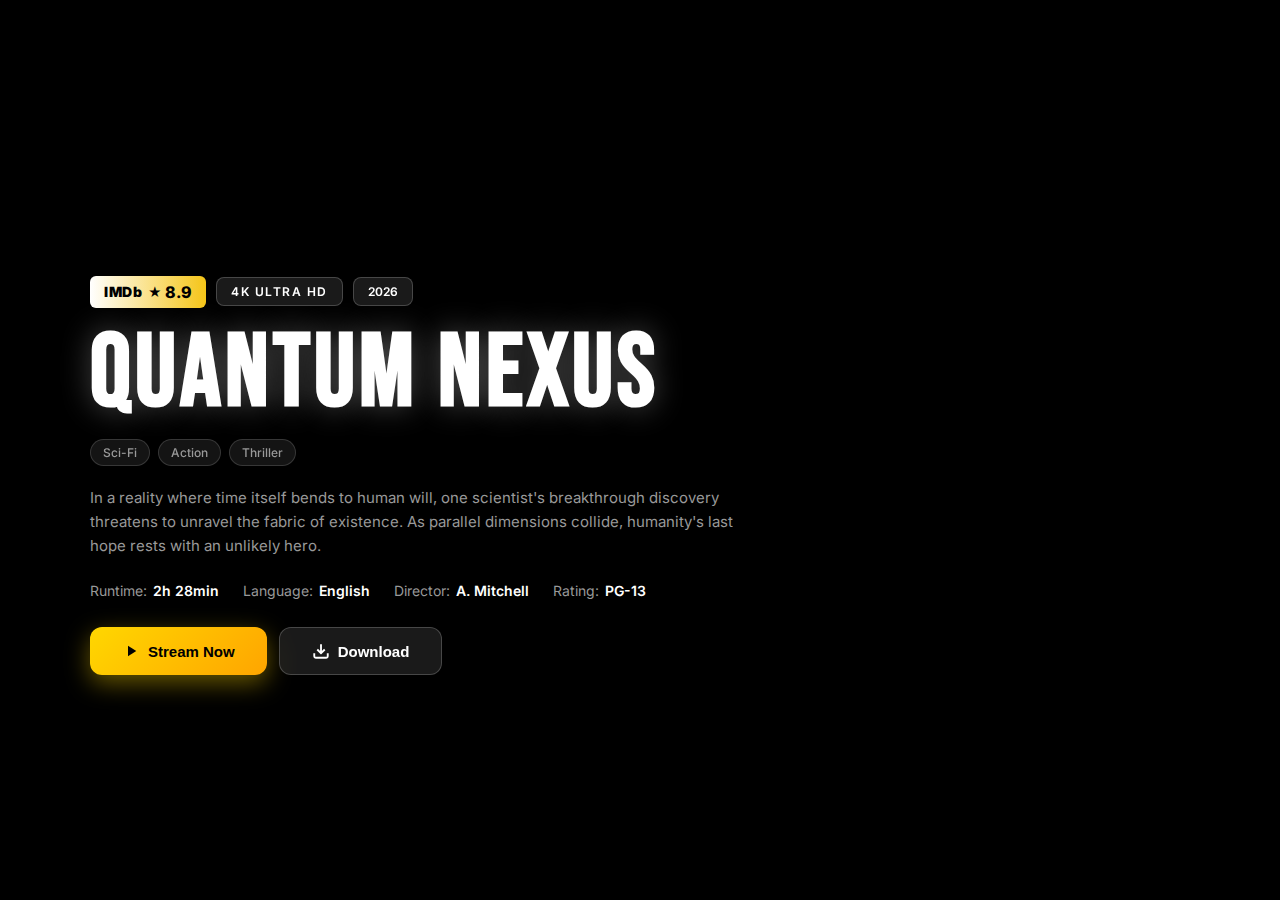
<file: test.html>
<!DOCTYPE html>
<html lang="en">
<head>
    <meta charset="UTF-8">
    <meta name="viewport" content="width=device-width, initial-scale=1.0">
    <title>Premium Movie Banner - 2026</title>
    <link rel="preconnect" href="https://fonts.googleapis.com">
    <link rel="preconnect" href="https://fonts.gstatic.com" crossorigin>
    <link href="https://fonts.googleapis.com/css2?family=Inter:wght@400;500;600;700;800;900&family=Bebas+Neue&display=swap" rel="stylesheet">
    <style>
        * {
            margin: 0;
            padding: 0;
            box-sizing: border-box;
        }

        :root {
            --neon-gold: #FFD700;
            --neon-cyan: #00FFFF;
            --dark-bg: #000000;
            --text-white: #FFFFFF;
            --text-gray: #999999;
        }

        body {
            font-family: 'Inter', sans-serif;
            background: var(--dark-bg);
            min-height: 100vh;
            padding: 16px;
            display: flex;
            align-items: center;
            justify-content: center;
        }

        .movie-banner {
            width: 100%;
            max-width: 1200px;
            position: relative;
            border-radius: 20px;
            overflow: hidden;
            box-shadow: 0 30px 60px rgba(0, 0, 0, 0.9);
        }

        .banner-bg {
            position: absolute;
            top: 0;
            left: 0;
            width: 100%;
            height: 100%;
            background: 
                linear-gradient(to right, rgba(0, 0, 0, 0.98) 0%, rgba(0, 0, 0, 0.85) 40%, rgba(0, 0, 0, 0.3) 100%),
                url('https://images.unsplash.com/photo-1485846234645-a62644f84728?w=1600&q=90') center right/cover;
            animation: backgroundPan 30s ease-in-out infinite alternate;
        }

        @keyframes backgroundPan {
            0% {
                transform: scale(1) translateX(0);
            }
            50% {
                transform: scale(1.08) translateX(-20px);
            }
            100% {
                transform: scale(1.05) translateX(0);
            }
        }

        .banner-content {
            position: relative;
            padding: 50px;
            min-height: 550px;
            display: flex;
            flex-direction: column;
            justify-content: flex-end;
        }

        .badges {
            display: flex;
            align-items: center;
            gap: 10px;
            margin-bottom: 18px;
            flex-wrap: wrap;
        }

        .imdb-badge {
            display: inline-flex;
            align-items: center;
            gap: 6px;
            background: linear-gradient(to right, #FFFFFF 0%, #F5C518 100%);
            padding: 6px 14px;
            border-radius: 6px;
            box-shadow: 0 4px 12px rgba(0, 0, 0, 0.3);
        }

        .imdb-logo {
            font-weight: 900;
            font-size: 14px;
            color: #000000;
            letter-spacing: 0.5px;
        }

        .imdb-rating {
            font-weight: 800;
            font-size: 16px;
            color: #000000;
            display: flex;
            align-items: center;
            gap: 3px;
        }

        .star {
            color: #000000;
            font-size: 13px;
        }

        .quality-badge {
            display: inline-flex;
            background: rgba(255, 255, 255, 0.1);
            backdrop-filter: blur(10px);
            border: 1px solid rgba(255, 255, 255, 0.2);
            padding: 6px 14px;
            border-radius: 8px;
            font-weight: 600;
            font-size: 12px;
            color: var(--text-white);
            letter-spacing: 1.5px;
        }

        .year-badge {
            display: inline-flex;
            background: rgba(255, 255, 255, 0.1);
            backdrop-filter: blur(10px);
            border: 1px solid rgba(255, 255, 255, 0.2);
            padding: 6px 14px;
            border-radius: 8px;
            font-weight: 600;
            font-size: 12px;
            color: var(--text-white);
        }

        .movie-title {
            font-family: 'Bebas Neue', sans-serif;
            font-size: clamp(48px, 8vw, 110px);
            line-height: 0.95;
            color: var(--text-white);
            margin-bottom: 16px;
            text-transform: uppercase;
            letter-spacing: 4px;
            text-shadow: 
                0 0 30px rgba(255, 255, 255, 0.3),
                2px 2px 8px rgba(0, 0, 0, 0.8);
        }

        .categories {
            display: flex;
            gap: 8px;
            margin-bottom: 20px;
            flex-wrap: wrap;
        }

        .category {
            background: rgba(255, 255, 255, 0.08);
            backdrop-filter: blur(8px);
            border: 1px solid rgba(255, 255, 255, 0.15);
            padding: 5px 12px;
            border-radius: 16px;
            font-size: 12px;
            font-weight: 500;
            color: var(--text-gray);
        }

        .description {
            font-size: 15px;
            line-height: 1.6;
            color: var(--text-gray);
            max-width: 650px;
            margin-bottom: 24px;
            font-weight: 400;
        }

        .info-row {
            display: flex;
            gap: 24px;
            margin-bottom: 28px;
            flex-wrap: wrap;
            font-size: 14px;
        }

        .info-item {
            display: flex;
            gap: 6px;
            color: var(--text-gray);
        }

        .info-label {
            color: var(--text-gray);
        }

        .info-value {
            color: var(--text-white);
            font-weight: 600;
        }

        .action-btns {
            display: flex;
            gap: 12px;
            flex-wrap: wrap;
        }

        .btn {
            padding: 14px 32px;
            border: none;
            border-radius: 12px;
            font-weight: 700;
            font-size: 15px;
            cursor: pointer;
            transition: all 0.3s ease;
            display: flex;
            align-items: center;
            gap: 8px;
        }

        .btn-stream {
            background: linear-gradient(135deg, #FFD700 0%, #FFA500 100%);
            color: #000000;
            box-shadow: 0 8px 24px rgba(255, 215, 0, 0.4);
        }

        .btn-stream:hover {
            transform: translateY(-2px);
            box-shadow: 0 12px 32px rgba(255, 215, 0, 0.6);
        }

        .btn-download {
            background: rgba(255, 255, 255, 0.1);
            backdrop-filter: blur(10px);
            color: var(--text-white);
            border: 1px solid rgba(255, 255, 255, 0.2);
        }

        .btn-download:hover {
            background: rgba(255, 255, 255, 0.15);
            transform: translateY(-2px);
        }

        .btn-icon {
            width: 18px;
            height: 18px;
        }

        /* Mobile Responsive */
        @media (max-width: 768px) {
            body {
                padding: 12px;
            }

            .banner-content {
                padding: 30px 24px;
                min-height: 480px;
            }

            .badges {
                gap: 8px;
                margin-bottom: 14px;
            }

            .imdb-badge, .quality-badge, .year-badge {
                padding: 5px 10px;
                font-size: 11px;
            }

            .imdb-logo {
                font-size: 12px;
            }

            .imdb-rating {
                font-size: 14px;
            }

            .movie-title {
                font-size: clamp(36px, 10vw, 56px);
                letter-spacing: 2px;
                margin-bottom: 12px;
            }

            .categories {
                gap: 6px;
                margin-bottom: 16px;
            }

            .category {
                padding: 4px 10px;
                font-size: 11px;
            }

            .description {
                font-size: 13px;
                line-height: 1.5;
                margin-bottom: 20px;
            }

            .info-row {
                gap: 16px;
                margin-bottom: 24px;
                font-size: 12px;
            }

            .action-btns {
                flex-direction: column;
                gap: 10px;
            }

            .btn {
                width: 100%;
                justify-content: center;
                padding: 13px 24px;
                font-size: 14px;
            }
        }

        @media (max-width: 480px) {
            .banner-content {
                padding: 24px 18px;
                min-height: 420px;
            }

            .movie-title {
                font-size: clamp(32px, 11vw, 48px);
            }

            .description {
                font-size: 12px;
            }

            .info-row {
                flex-direction: column;
                gap: 8px;
            }
        }

        @media (prefers-reduced-motion: reduce) {
            * {
                animation: none !important;
                transition: none !important;
            }
        }
    </style>
</head>
<body>
    <div class="movie-banner">
        <div class="banner-bg"></div>
        
        <div class="banner-content">
            <div class="badges">
                <div class="imdb-badge">
                    <span class="imdb-logo">IMDb</span>
                    <span class="imdb-rating">
                        <span class="star">★</span>
                        8.9
                    </span>
                </div>
                <div class="quality-badge">4K ULTRA HD</div>
                <div class="year-badge">2026</div>
            </div>

            <h1 class="movie-title">QUANTUM NEXUS</h1>

            <div class="categories">
                <span class="category">Sci-Fi</span>
                <span class="category">Action</span>
                <span class="category">Thriller</span>
            </div>

            <p class="description">
                In a reality where time itself bends to human will, one scientist's breakthrough discovery threatens to unravel the fabric of existence. As parallel dimensions collide, humanity's last hope rests with an unlikely hero.
            </p>

            <div class="info-row">
                <div class="info-item">
                    <span class="info-label">Runtime:</span>
                    <span class="info-value">2h 28min</span>
                </div>
                <div class="info-item">
                    <span class="info-label">Language:</span>
                    <span class="info-value">English</span>
                </div>
                <div class="info-item">
                    <span class="info-label">Director:</span>
                    <span class="info-value">A. Mitchell</span>
                </div>
                <div class="info-item">
                    <span class="info-label">Rating:</span>
                    <span class="info-value">PG-13</span>
                </div>
            </div>

            <div class="action-btns">
                <button class="btn btn-stream">
                    <svg class="btn-icon" viewBox="0 0 24 24" fill="currentColor">
                        <path d="M8 5v14l11-7z"/>
                    </svg>
                    Stream Now
                </button>
                <button class="btn btn-download">
                    <svg class="btn-icon" viewBox="0 0 24 24" fill="none" stroke="currentColor" stroke-width="2.5">
                        <path d="M21 15v4a2 2 0 0 1-2 2H5a2 2 0 0 1-2-2v-4"/>
                        <polyline points="7 10 12 15 17 10"/>
                        <line x1="12" y1="15" x2="12" y2="3"/>
                    </svg>
                    Download
                </button>
            </div>
        </div>
    </div>
</body>
</html>
</file>
